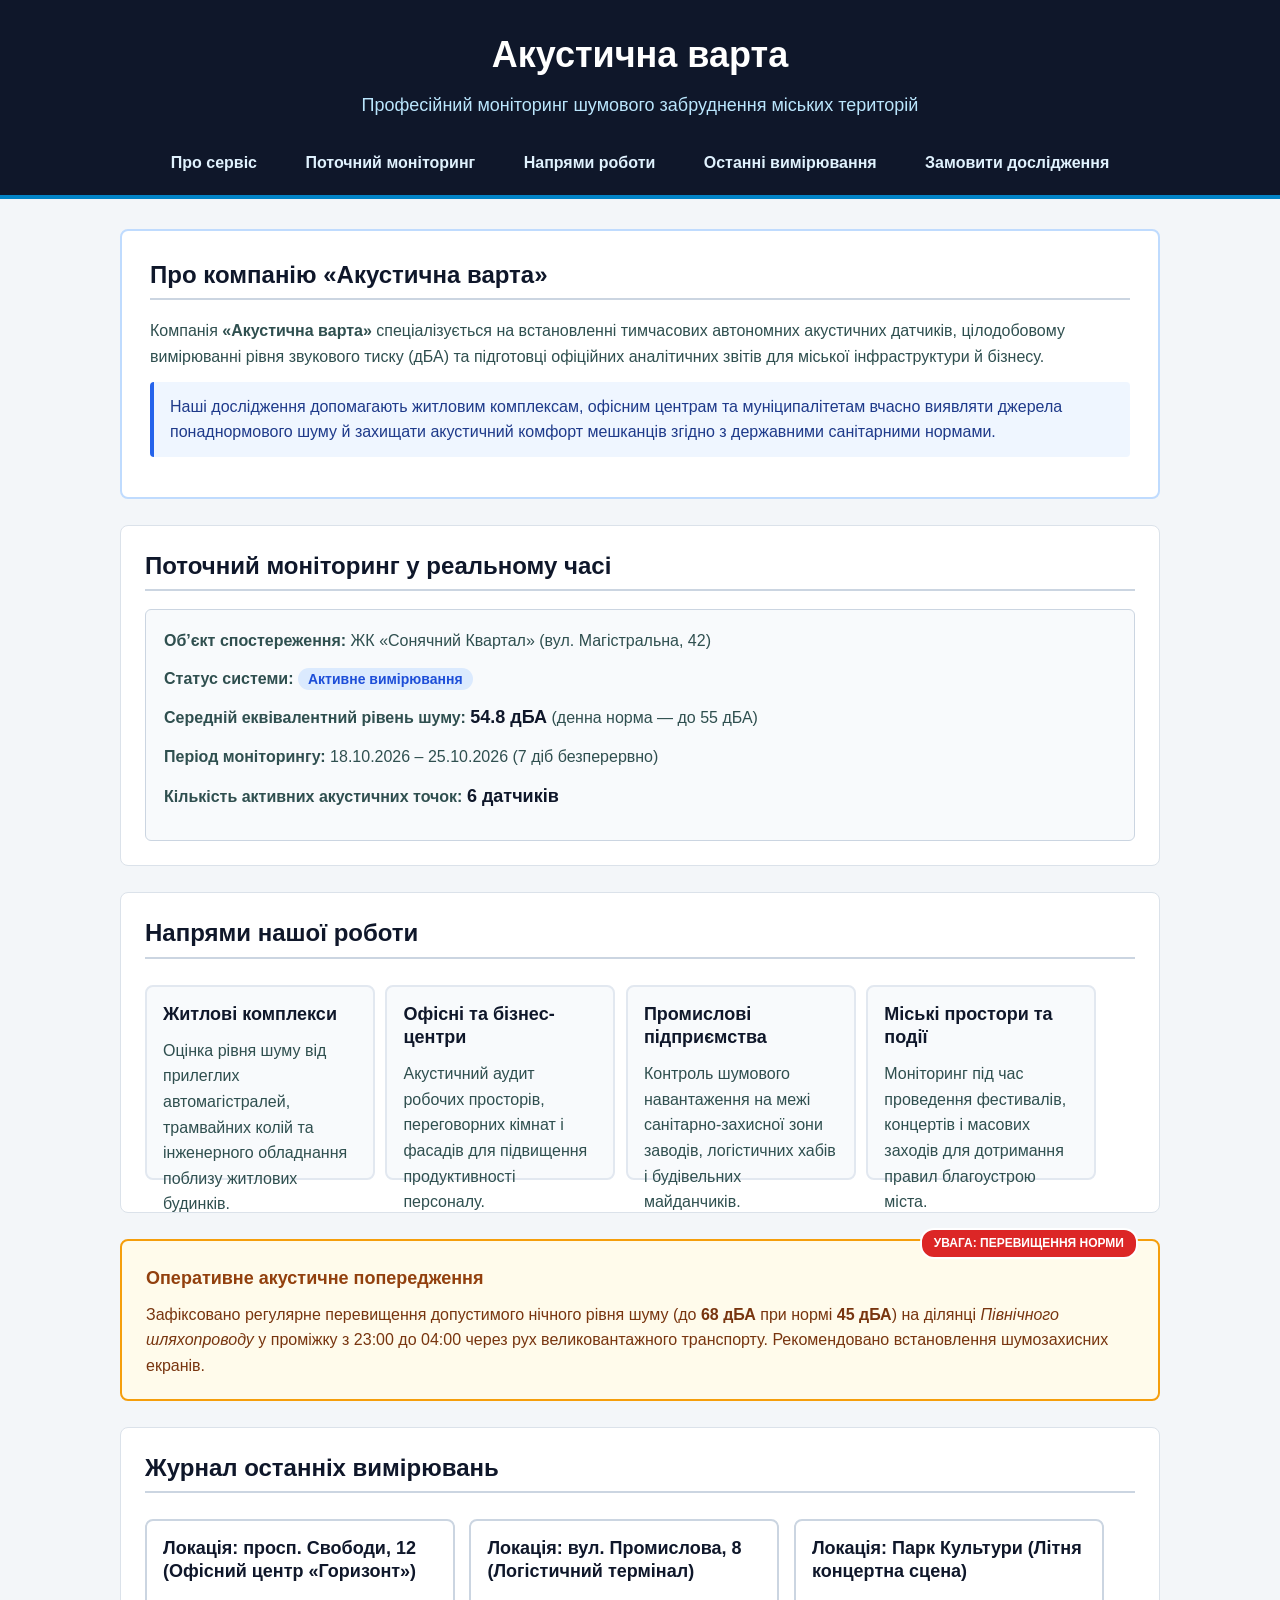
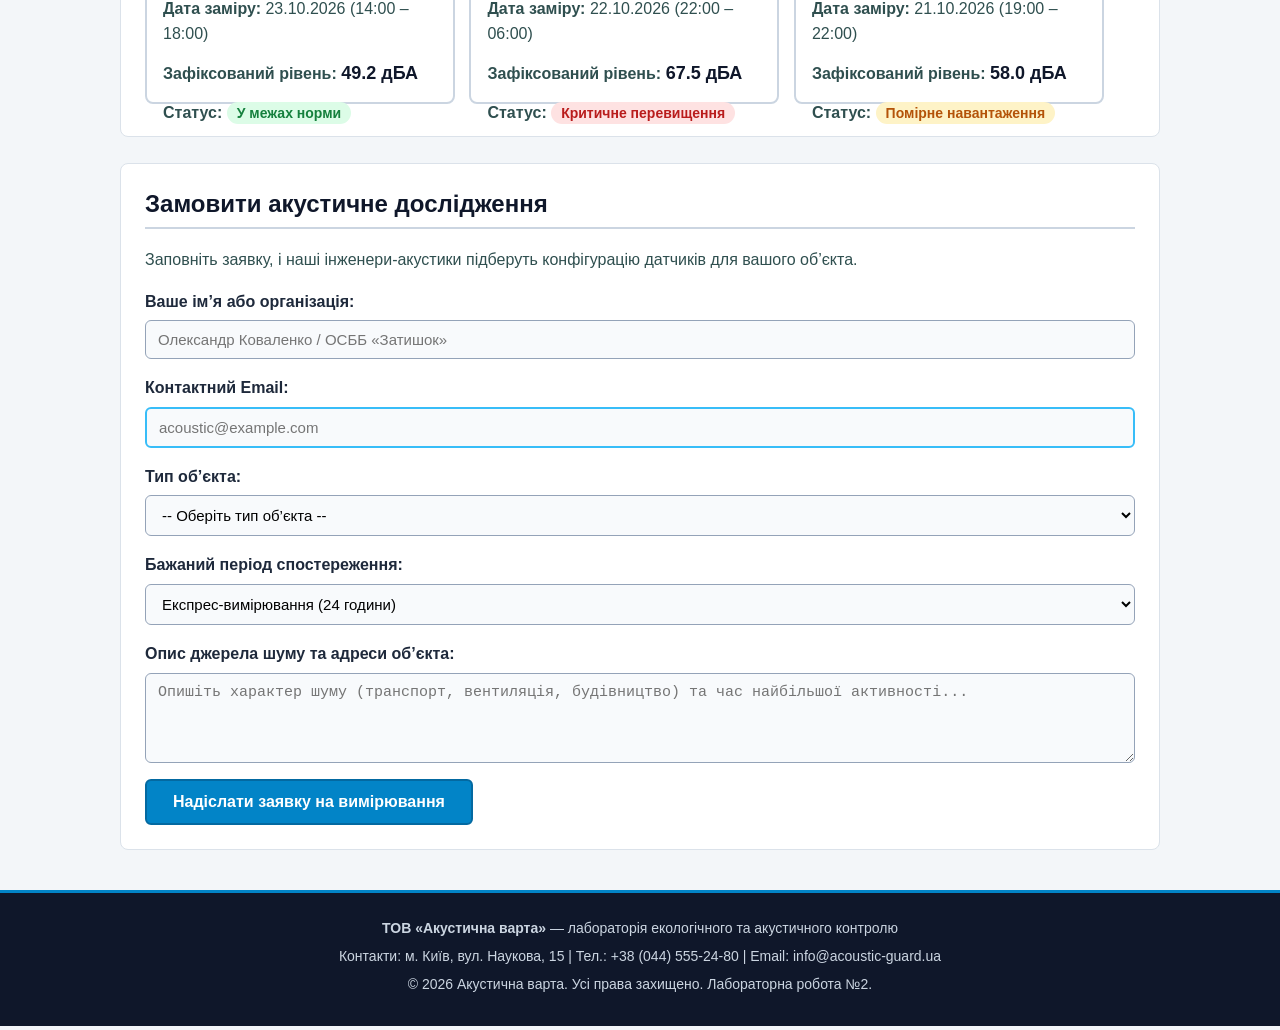
<file: lab2/index.html>
<!DOCTYPE html>
<html lang="uk">
<head>
    <meta charset="UTF-8">
    <meta name="viewport" content="width=device-width, initial-scale=1.0">
    <title>Акустична варта — Моніторинг шумового забруднення міста</title>
    <link rel="stylesheet" href="css/style.css">
</head>
<body>
    <header class="site-header">
        <div class="header-content">
            <h1>Акустична варта</h1>
            <p class="slogan">Професійний моніторинг шумового забруднення міських територій</p>
        </div>
        <nav class="main-nav">
            <ul>
                <li><a href="#company-description">Про сервіс</a></li>
                <li><a href="#monitoring">Поточний моніторинг</a></li>
                <li><a href="#services">Напрями роботи</a></li>
                <li><a href="#measurements">Останні вимірювання</a></li>
                <li><a href="#order">Замовити дослідження</a></li>
            </ul>
        </nav>
    </header>
    <main class="container">
        <section id="company-description" class="section-block">
            <h2>Про компанію «Акустична варта»</h2>
            <p>
                Компанія <strong>«Акустична варта»</strong> спеціалізується на встановленні тимчасових автономних акустичних датчиків, цілодобовому вимірюванні рівня звукового тиску (дБА) та підготовці офіційних аналітичних звітів для міської інфраструктури й бізнесу.
            </p>
            <p id="priority-text" class="intro-text">
                Наші дослідження допомагають житловим комплексам, офісним центрам та муніципалітетам вчасно виявляти джерела понаднормового шуму й захищати акустичний комфорт мешканців згідно з державними санітарними нормами.
            </p>
        </section>
        <section id="monitoring" class="section-block">
            <h2>Поточний моніторинг у реальному часі</h2>
            <div class="monitoring-panel">
                <p><strong>Об’єкт спостереження:</strong> ЖК «Сонячний Квартал» (вул. Магістральна, 42)</p>
                <p><strong>Статус системи:</strong> <span class="status-inline status-active">Активне вимірювання</span></p>
                <p><strong>Середній еквівалентний рівень шуму:</strong> <span class="metric-value">54.8 дБА</span> (денна норма — до 55 дБА)</p>
                <p><strong>Період моніторингу:</strong> 18.10.2026 – 25.10.2026 (7 діб безперервно)</p>
                <p><strong>Кількість активних акустичних точок:</strong> <span class="metric-value">6 датчиків</span></p>
            </div>
        </section>
        <section id="services" class="section-block">
            <h2>Напрями нашої роботи</h2>

            <article class="service-card">
                <h3>Житлові комплекси</h3>
                <p>Оцінка рівня шуму від прилеглих автомагістралей, трамвайних колій та інженерного обладнання поблизу житлових будинків.</p>
            </article>

            <article class="service-card">
                <h3>Офісні та бізнес-центри</h3>
                <p>Акустичний аудит робочих просторів, переговорних кімнат і фасадів для підвищення продуктивності персоналу.</p>
            </article>

            <article class="service-card">
                <h3>Промислові підприємства</h3>
                <p>Контроль шумового навантаження на межі санітарно-захисної зони заводів, логістичних хабів і будівельних майданчиків.</p>
            </article>

            <article class="service-card">
                <h3>Міські простори та події</h3>
                <p>Моніторинг під час проведення фестивалів, концертів і масових заходів для дотримання правил благоустрою міста.</p>
            </article>
        </section>
        <aside class="warning-box">
            <span class="warning-badge">УВАГА: ПЕРЕВИЩЕННЯ НОРМИ</span>
            <h3>Оперативне акустичне попередження</h3>
            <p>
                Зафіксовано регулярне перевищення допустимого нічного рівня шуму (до <strong>68 дБА</strong> при нормі <strong>45 дБА</strong>) на ділянці <em>Північного шляхопроводу</em> у проміжку з 23:00 до 04:00 через рух великовантажного транспорту. Рекомендовано встановлення шумозахисних екранів.
            </p>
        </aside>
        <section id="measurements" class="section-block">
            <h2>Журнал останніх вимірювань</h2>

            <div class="measurement-card">
                <h3>Локація: просп. Свободи, 12 (Офісний центр «Горизонт»)</h3>
                <p><strong>Дата заміру:</strong> 23.10.2026 (14:00 – 18:00)</p>
                <p><strong>Зафіксований рівень:</strong> <span class="metric-value">49.2 дБА</span></p>
                <p><strong>Статус:</strong> <span class="status-inline status-ok">У межах норми</span></p>
            </div>

            <div class="measurement-card">
                <h3>Локація: вул. Промислова, 8 (Логістичний термінал)</h3>
                <p><strong>Дата заміру:</strong> 22.10.2026 (22:00 – 06:00)</p>
                <p><strong>Зафіксований рівень:</strong> <span class="metric-value">67.5 дБА</span></p>
                <p><strong>Статус:</strong> <span class="status-inline status-danger">Критичне перевищення</span></p>
            </div>

            <div class="measurement-card">
                <h3>Локація: Парк Культури (Літня концертна сцена)</h3>
                <p><strong>Дата заміру:</strong> 21.10.2026 (19:00 – 22:00)</p>
                <p><strong>Зафіксований рівень:</strong> <span class="metric-value">58.0 дБА</span></p>
                <p><strong>Статус:</strong> <span class="status-inline status-warn">Помірне навантаження</span></p>
            </div>
        </section>
        <section id="order" class="section-block">
            <h2>Замовити акустичне дослідження</h2>
            <p>Заповніть заявку, і наші інженери-акустики підберуть конфігурацію датчиків для вашого об’єкта.</p>

            <form action="#" method="post" class="order-form">
                <div class="form-group">
                    <label for="client-name">Ваше ім’я або організація:</label>
                    <input type="text" id="client-name" name="client_name" placeholder="Олександр Коваленко / ОСББ «Затишок»" required>
                </div>

                <div class="form-group">
                    <label for="client-email">Контактний Email:</label>
                    <input type="email" id="client-email" name="client_email" placeholder="acoustic@example.com" required>
                </div>

                <div class="form-group">
                    <label for="object-type">Тип об’єкта:</label>
                    <select id="object-type" name="object_type" required>
                        <option value="">-- Оберіть тип об’єкта --</option>
                        <option value="residential">Житловий комплекс / прибудинкова територія</option>
                        <option value="office">Офісний або бізнес-центр</option>
                        <option value="industrial">Промислове підприємство / будівництво</option>
                        <option value="public">Міський простір / масовий захід</option>
                    </select>
                </div>

                <div class="form-group">
                    <label for="monitoring-period">Бажаний період спостереження:</label>
                    <select id="monitoring-period" name="monitoring_period" required>
                        <option value="24h">Експрес-вимірювання (24 години)</option>
                        <option value="3days">Стандартний аудит (3 доби)</option>
                        <option value="7days">Повний тижневий цикл (7 діб)</option>
                    </select>
                </div>

                <div class="form-group">
                    <label for="problem-desc">Опис джерела шуму та адреси об’єкта:</label>
                    <textarea id="problem-desc" name="problem_desc" rows="4" placeholder="Опишіть характер шуму (транспорт, вентиляція, будівництво) та час найбільшої активності..." required></textarea>
                </div>

                <button type="submit" class="submit-btn">Надіслати заявку на вимірювання</button>
            </form>
        </section>

    </main>

    <footer class="site-footer">
        <p><strong>ТОВ «Акустична варта»</strong> — лабораторія екологічного та акустичного контролю</p>
        <p>Контакти: м. Київ, вул. Наукова, 15 | Тел.: +38 (044) 555-24-80 | Email: info@acoustic-guard.ua</p>
        <p>&copy; 2026 Акустична варта. Усі права захищено. Лабораторна робота №2.</p>
    </footer>

</body>
</html>
</file>
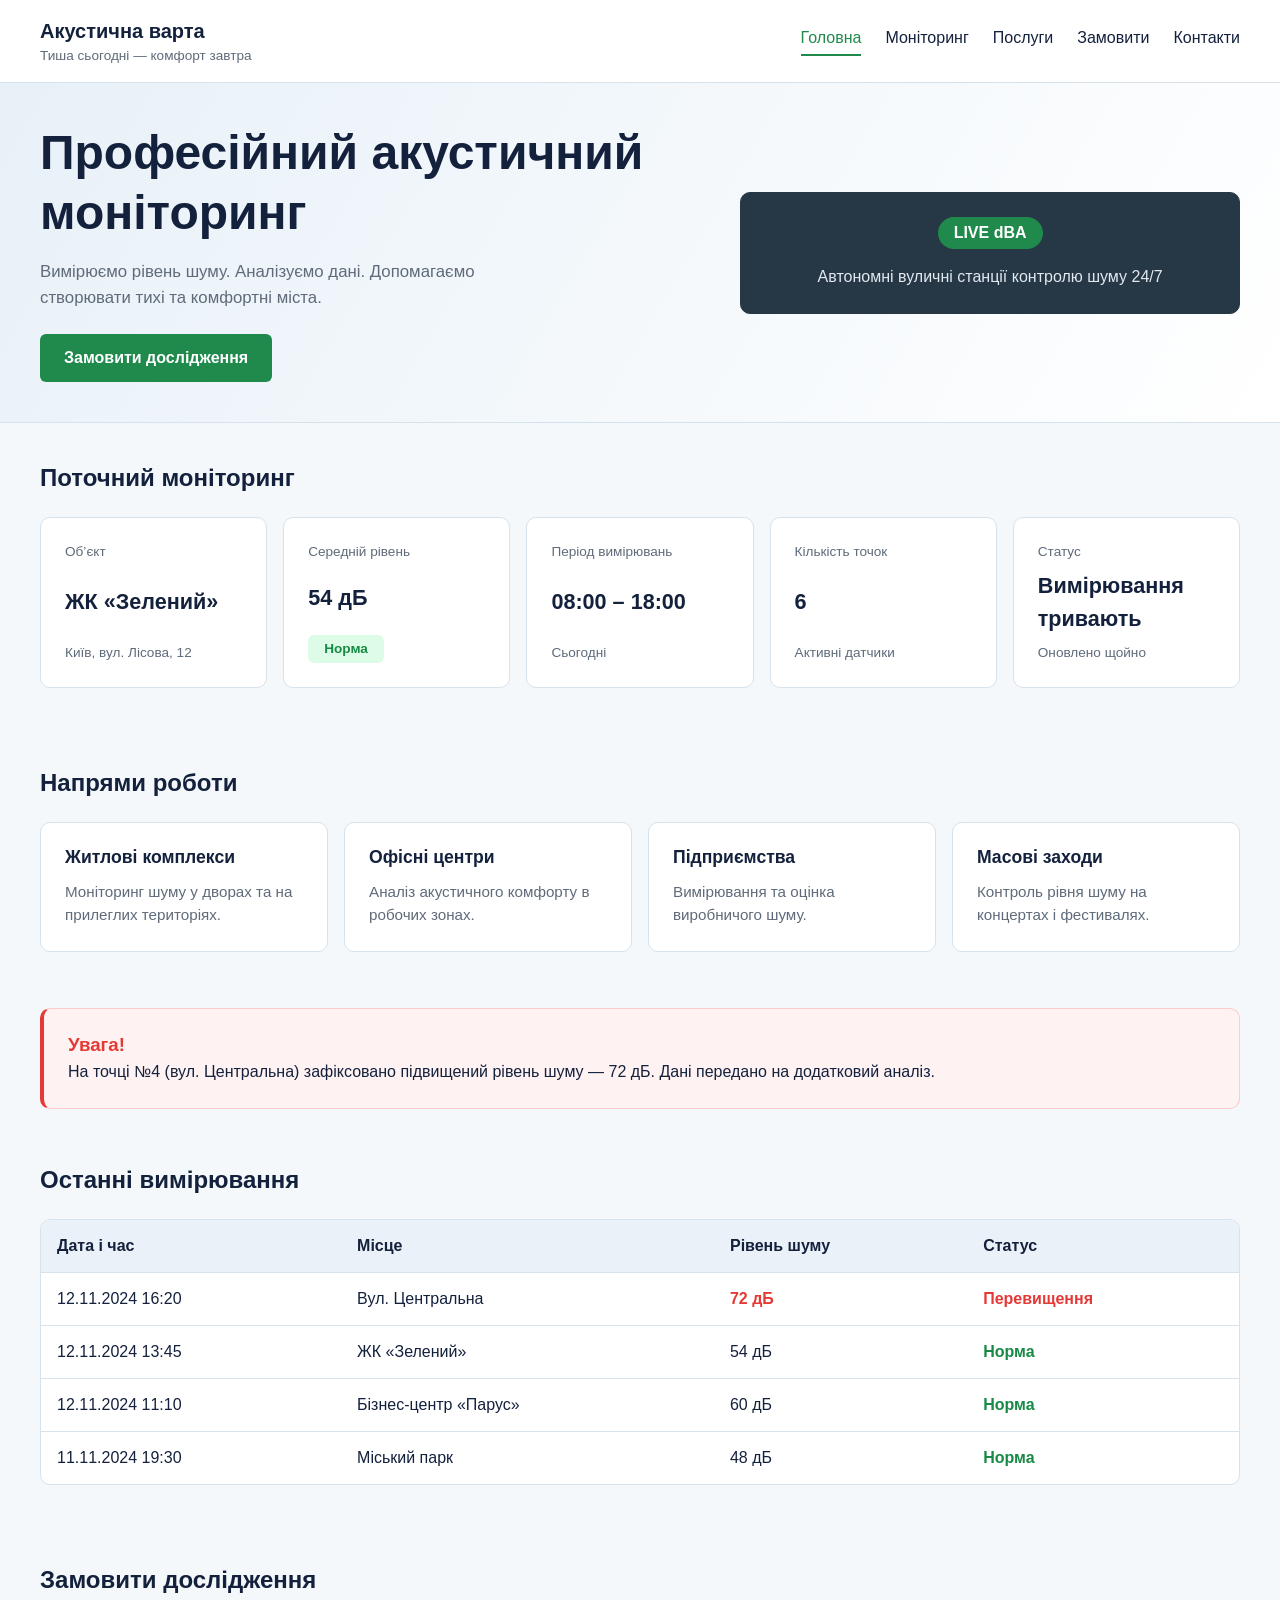
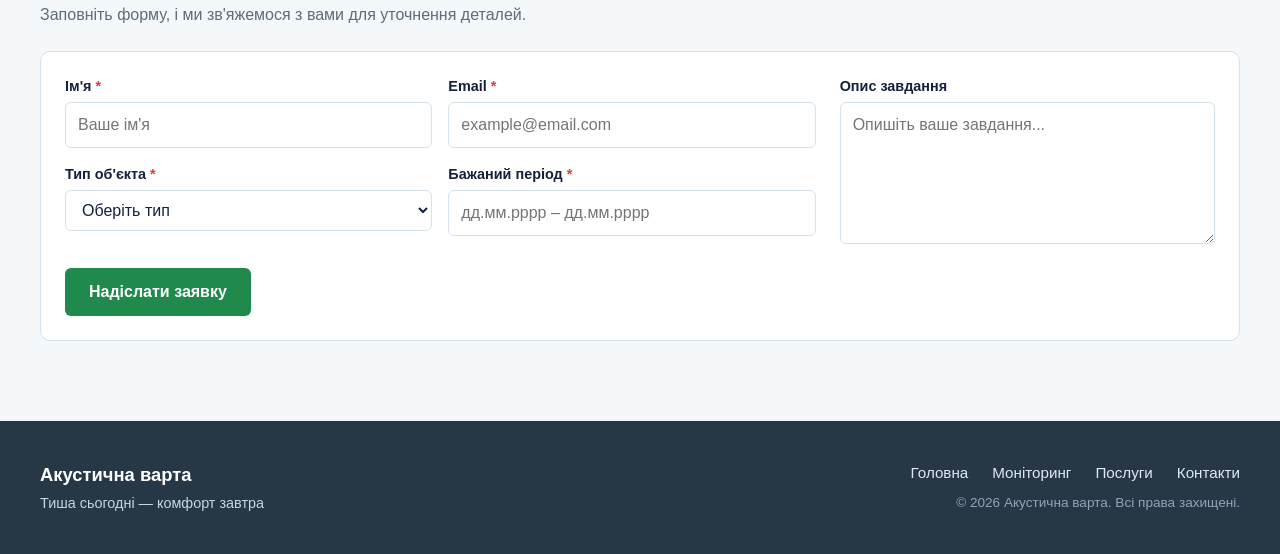
<file: lab3/index.html>
<!DOCTYPE html>
<html lang="uk">
<head>
    <meta charset="UTF-8">
    <meta name="viewport" content="width=device-width, initial-scale=1.0">
    <title>Акустична варта - Професійний акустичний моніторинг</title>
    <link rel="stylesheet" href="css/main.css">
</head>
<body>
    <header class="header">
        <div class="container header__inner">
            <div class="brand">
                <span class="brand__title">Акустична варта</span>
                <span class="brand__subtitle">Тиша сьогодні — комфорт завтра</span>
            </div>
            <nav class="nav">
                <a href="#hero" class="nav__link nav__link--active">Головна</a>
                <a href="#monitoring" class="nav__link">Моніторинг</a>
                <a href="#services" class="nav__link">Послуги</a>
                <a href="#order" class="nav__link">Замовити</a>
                <a href="#contacts" class="nav__link">Контакти</a>
            </nav>
        </div>
    </header>

    <main>
        <section id="hero" class="hero">
            <div class="container hero__inner">
                <div class="hero__content">
                    <h1>Професійний акустичний моніторинг</h1>
                    <p class="hero__text">Вимірюємо рівень шуму. Аналізуємо дані. Допомагаємо створювати тихі та комфортні міста.</p>
                    <a href="#order" class="btn btn--primary">Замовити дослідження</a>
                </div>
                <div class="hero__media">
                    <div class="hero__sensor-card">
                        <span class="hero__sensor-badge">LIVE dBA</span>
                        <p class="hero__sensor-info">Автономні вуличні станції контролю шуму 24/7</p>
                    </div>
                </div>
            </div>
        </section>

        <section id="monitoring" class="section">
            <div class="container">
                <h2>Поточний моніторинг</h2>
                <div class="monitoring-grid">
                    <article class="metric-card">
                        <span class="metric-card__label">Об’єкт</span>
                        <strong class="metric-card__value">ЖК «Зелений»</strong>
                        <span class="metric-card__meta">Київ, вул. Лісова, 12</span>
                    </article>

                    <article class="metric-card">
                        <span class="metric-card__label">Середній рівень</span>
                        <strong class="metric-card__value">54 дБ</strong>
                        <span class="badge badge--success">Норма</span>
                    </article>

                    <article class="metric-card">
                        <span class="metric-card__label">Період вимірювань</span>
                        <strong class="metric-card__value">08:00 – 18:00</strong>
                        <span class="metric-card__meta">Сьогодні</span>
                    </article>

                    <article class="metric-card">
                        <span class="metric-card__label">Кількість точок</span>
                        <strong class="metric-card__value">6</strong>
                        <span class="metric-card__meta">Активні датчики</span>
                    </article>

                    <article class="metric-card">
                        <span class="metric-card__label">Статус</span>
                        <strong class="metric-card__value">Вимірювання тривають</strong>
                        <span class="metric-card__meta">Оновлено щойно</span>
                    </article>
                </div>
            </div>
        </section>

        <section id="services" class="section">
            <div class="container">
                <h2>Напрями роботи</h2>
                <div class="services-grid">
                    <article class="service-card">
                        <h3>Житлові комплекси</h3>
                        <p>Моніторинг шуму у дворах та на прилеглих територіях.</p>
                    </article>

                    <article class="service-card">
                        <h3>Офісні центри</h3>
                        <p>Аналіз акустичного комфорту в робочих зонах.</p>
                    </article>

                    <article class="service-card">
                        <h3>Підприємства</h3>
                        <p>Вимірювання та оцінка виробничого шуму.</p>
                    </article>

                    <article class="service-card">
                        <h3>Масові заходи</h3>
                        <p>Контроль рівня шуму на концертах і фестивалях.</p>
                    </article>
                </div>
            </div>
        </section>

        <section class="section section--compact">
            <div class="container">
                <aside class="warning">
                    <h3>Увага!</h3>
                    <p>На точці №4 (вул. Центральна) зафіксовано підвищений рівень шуму — 72 дБ. Дані передано на додатковий аналіз.</p>
                </aside>
            </div>
        </section>

        <section id="measurements" class="section">
            <div class="container">
                <h2>Останні вимірювання</h2>
                <div class="table-wrapper">
                    <table class="data-table">
                        <thead>
                            <tr>
                                <th>Дата і час</th>
                                <th>Місце</th>
                                <th>Рівень шуму</th>
                                <th>Статус</th>
                            </tr>
                        </thead>
                        <tbody>
                            <tr>
                                <td>12.11.2024 16:20</td>
                                <td>Вул. Центральна</td>
                                <td class="text-danger">72 дБ</td>
                                <td class="text-danger">Перевищення</td>
                            </tr>
                            <tr>
                                <td>12.11.2024 13:45</td>
                                <td>ЖК «Зелений»</td>
                                <td>54 дБ</td>
                                <td class="text-success">Норма</td>
                            </tr>
                            <tr>
                                <td>12.11.2024 11:10</td>
                                <td>Бізнес-центр «Парус»</td>
                                <td>60 дБ</td>
                                <td class="text-success">Норма</td>
                            </tr>
                            <tr>
                                <td>11.11.2024 19:30</td>
                                <td>Міський парк</td>
                                <td>48 дБ</td>
                                <td class="text-success">Норма</td>
                            </tr>
                        </tbody>
                    </table>
                </div>
            </div>
        </section>

        <section id="order" class="section">
            <div class="container">
                <h2>Замовити дослідження</h2>
                <p class="section__lead">Заповніть форму, і ми зв'яжемося з вами для уточнення деталей.</p>
                <form action="#" method="post" class="form">
                    <div class="form__fields">
                        <div class="form__group">
                            <label for="client-name">Ім'я <span class="text-danger">*</span></label>
                            <input type="text" id="client-name" name="client_name" placeholder="Ваше ім'я" required>
                        </div>

                        <div class="form__group">
                            <label for="client-email">Email <span class="text-danger">*</span></label>
                            <input type="email" id="client-email" name="client_email" placeholder="example@email.com" required>
                        </div>

                        <div class="form__group">
                            <label for="object-type">Тип об'єкта <span class="text-danger">*</span></label>
                            <select id="object-type" name="object_type" required>
                                <option value="">Оберіть тип</option>
                                <option value="residential">Житловий комплекс</option>
                                <option value="office">Офісний центр</option>
                                <option value="industrial">Підприємство</option>
                                <option value="event">Масовий захід</option>
                            </select>
                        </div>

                        <div class="form__group">
                            <label for="period">Бажаний період <span class="text-danger">*</span></label>
                            <input type="text" id="period" name="period" placeholder="дд.мм.рррр – дд.мм.рррр" required>
                        </div>
                    </div>

                    <div class="form__group form__description">
                        <label for="task-desc">Опис завдання</label>
                        <textarea id="task-desc" name="task_desc" rows="5" placeholder="Опишіть ваше завдання..."></textarea>
                    </div>

                    <div class="form__actions">
                        <button type="submit" class="btn btn--primary">Надіслати заявку</button>
                    </div>
                </form>
            </div>
        </section>
    </main>

    <footer id="contacts" class="footer">
        <div class="container footer__inner">
            <div class="footer__brand">
                <strong class="footer__title">Акустична варта</strong>
                <span class="footer__subtitle">Тиша сьогодні — комфорт завтра</span>
            </div>
            <div class="footer__right">
                <nav class="footer__nav">
                    <a href="#hero">Головна</a>
                    <a href="#monitoring">Моніторинг</a>
                    <a href="#services">Послуги</a>
                    <a href="#contacts">Контакти</a>
                </nav>
                <p class="footer__copy">&copy; 2026 Акустична варта. Всі права захищені.</p>
            </div>
        </div>
    </footer>
</body>
</html>
</file>
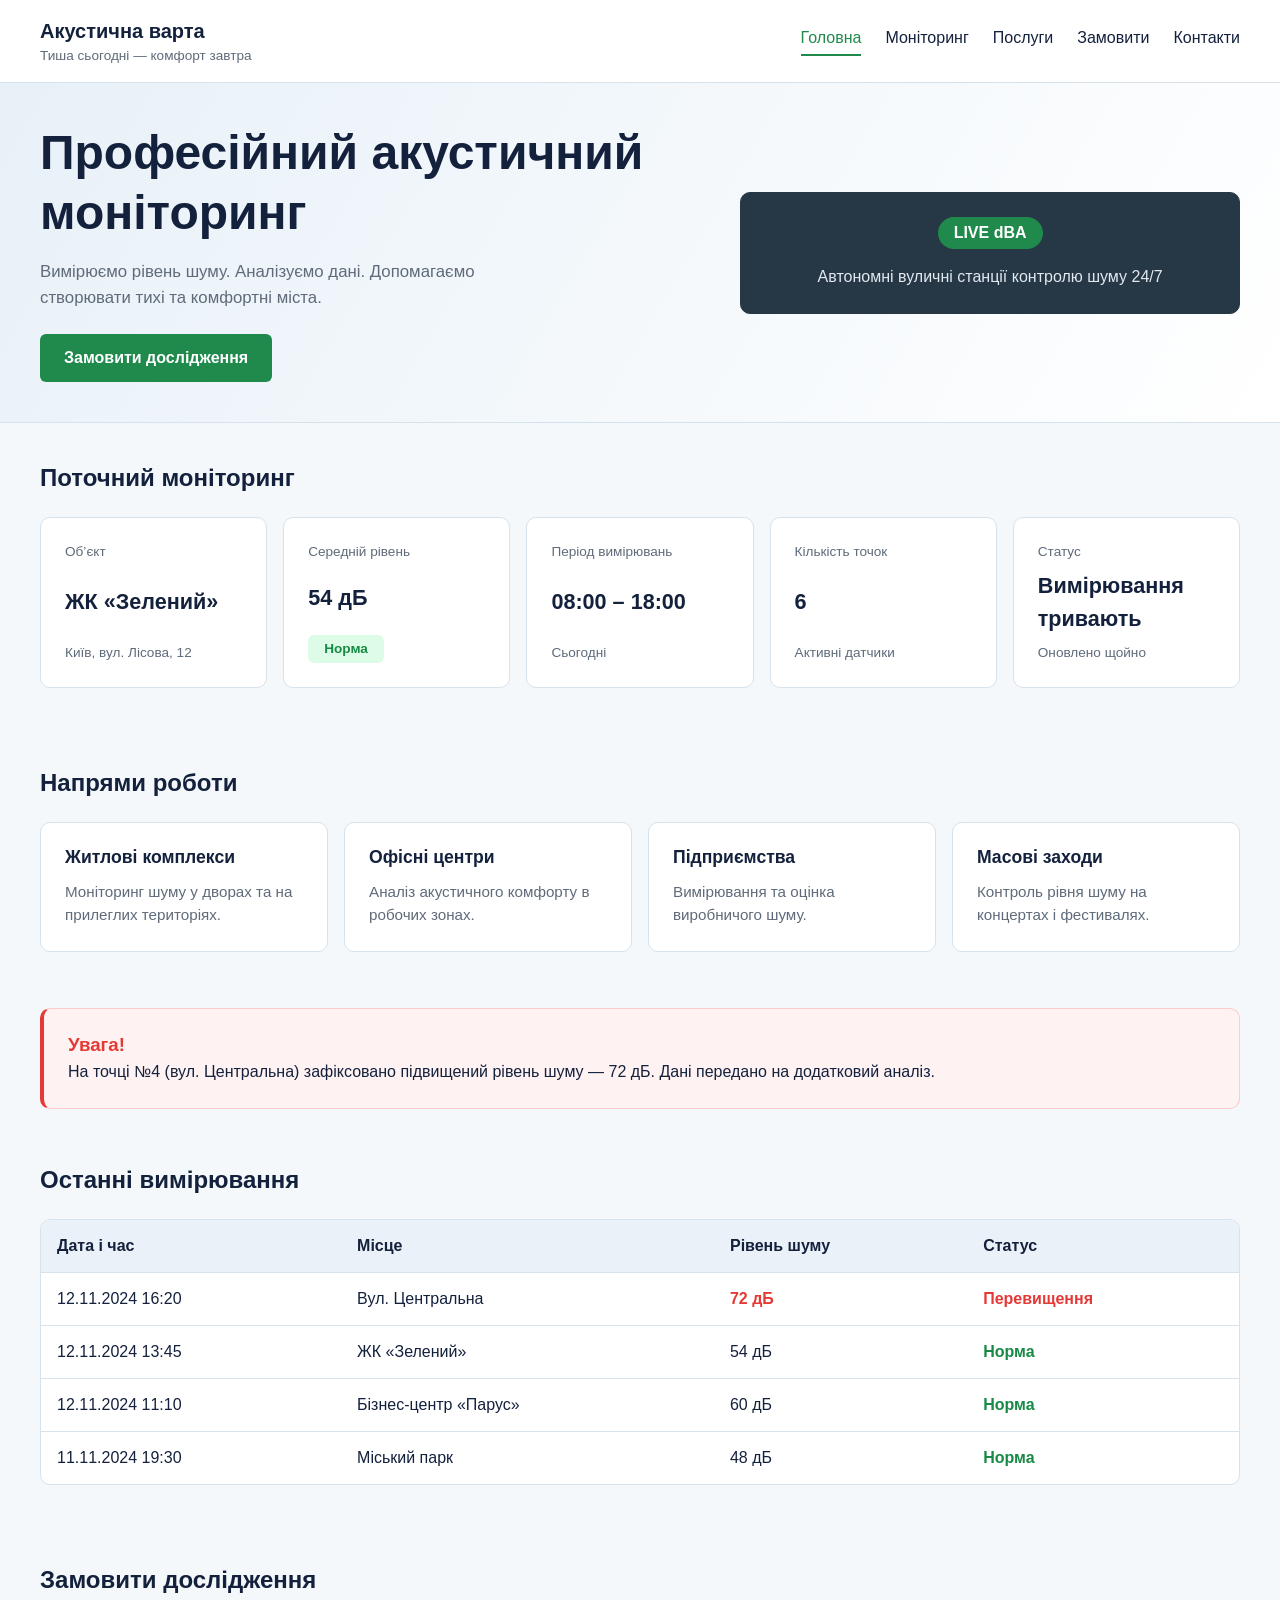
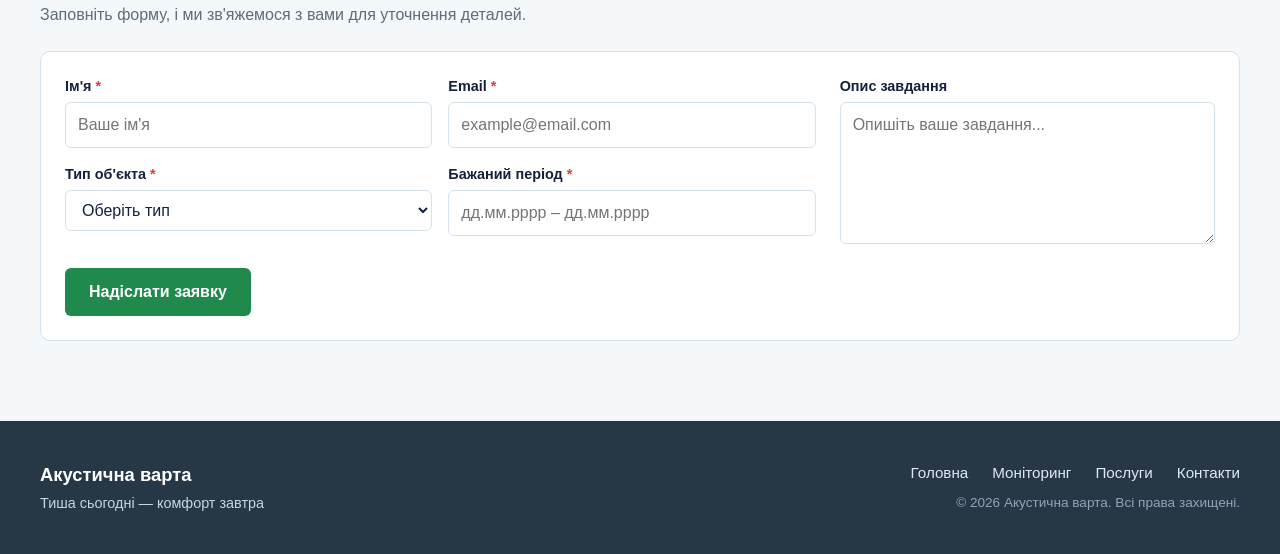
<file: lab4/index.html>
<!DOCTYPE html>
<html lang="uk">
<head>
    <meta charset="UTF-8">
    <meta name="viewport" content="width=device-width, initial-scale=1.0">
    <title>Акустична варта - Професійний акустичний моніторинг</title>
    <link rel="stylesheet" href="css/main.css">
    <script src="./js/monitoring.js" defer></script>
</head>
<body>
    <header class="header">
        <div class="container header__inner">
            <div class="brand">
                <span class="brand__title">Акустична варта</span>
                <span class="brand__subtitle">Тиша сьогодні — комфорт завтра</span>
            </div>
            <nav class="nav">
                <a href="#hero" class="nav__link nav__link--active">Головна</a>
                <a href="#monitoring" class="nav__link">Моніторинг</a>
                <a href="#services" class="nav__link">Послуги</a>
                <a href="#order" class="nav__link">Замовити</a>
                <a href="#contacts" class="nav__link">Контакти</a>
            </nav>
        </div>
    </header>

    <main>
        <section id="hero" class="hero">
            <div class="container hero__inner">
                <div class="hero__content">
                    <h1>Професійний акустичний моніторинг</h1>
                    <p class="hero__text">Вимірюємо рівень шуму. Аналізуємо дані. Допомагаємо створювати тихі та комфортні міста.</p>
                    <a href="#order" class="btn btn--primary">Замовити дослідження</a>
                </div>
                <div class="hero__media">
                    <div class="hero__sensor-card">
                        <span class="hero__sensor-badge">LIVE dBA</span>
                        <p class="hero__sensor-info">Автономні вуличні станції контролю шуму 24/7</p>
                    </div>
                </div>
            </div>
        </section>

        <section id="monitoring" class="section">
            <div class="container">
                <h2>Поточний моніторинг</h2>
                <div class="monitoring-grid">
                    <article class="metric-card">
                        <span class="metric-card__label">Об’єкт</span>
                        <strong class="metric-card__value">ЖК «Зелений»</strong>
                        <span class="metric-card__meta">Київ, вул. Лісова, 12</span>
                    </article>

                    <article class="metric-card">
                        <span class="metric-card__label">Середній рівень</span>
                        <strong class="metric-card__value">54 дБ</strong>
                        <span class="badge badge--success">Норма</span>
                    </article>

                    <article class="metric-card">
                        <span class="metric-card__label">Період вимірювань</span>
                        <strong class="metric-card__value">08:00 – 18:00</strong>
                        <span class="metric-card__meta">Сьогодні</span>
                    </article>

                    <article class="metric-card">
                        <span class="metric-card__label">Кількість точок</span>
                        <strong class="metric-card__value">6</strong>
                        <span class="metric-card__meta">Активні датчики</span>
                    </article>

                    <article class="metric-card">
                        <span class="metric-card__label">Статус</span>
                        <strong class="metric-card__value">Вимірювання тривають</strong>
                        <span class="metric-card__meta">Оновлено щойно</span>
                    </article>
                </div>
            </div>
        </section>

        <section id="services" class="section">
            <div class="container">
                <h2>Напрями роботи</h2>
                <div class="services-grid">
                    <article class="service-card">
                        <h3>Житлові комплекси</h3>
                        <p>Моніторинг шуму у дворах та на прилеглих територіях.</p>
                    </article>

                    <article class="service-card">
                        <h3>Офісні центри</h3>
                        <p>Аналіз акустичного комфорту в робочих зонах.</p>
                    </article>

                    <article class="service-card">
                        <h3>Підприємства</h3>
                        <p>Вимірювання та оцінка виробничого шуму.</p>
                    </article>

                    <article class="service-card">
                        <h3>Масові заходи</h3>
                        <p>Контроль рівня шуму на концертах і фестивалях.</p>
                    </article>
                </div>
            </div>
        </section>

        <section class="section section--compact">
            <div class="container">
                <aside class="warning">
                    <h3>Увага!</h3>
                    <p>На точці №4 (вул. Центральна) зафіксовано підвищений рівень шуму — 72 дБ. Дані передано на додатковий аналіз.</p>
                </aside>
            </div>
        </section>

        <section id="measurements" class="section">
            <div class="container">
                <h2>Останні вимірювання</h2>
                <div class="table-wrapper">
                    <table class="data-table">
                        <thead>
                            <tr>
                                <th>Дата і час</th>
                                <th>Місце</th>
                                <th>Рівень шуму</th>
                                <th>Статус</th>
                            </tr>
                        </thead>
                        <tbody>
                            <tr>
                                <td>12.11.2024 16:20</td>
                                <td>Вул. Центральна</td>
                                <td class="text-danger">72 дБ</td>
                                <td class="text-danger">Перевищення</td>
                            </tr>
                            <tr>
                                <td>12.11.2024 13:45</td>
                                <td>ЖК «Зелений»</td>
                                <td>54 дБ</td>
                                <td class="text-success">Норма</td>
                            </tr>
                            <tr>
                                <td>12.11.2024 11:10</td>
                                <td>Бізнес-центр «Парус»</td>
                                <td>60 дБ</td>
                                <td class="text-success">Норма</td>
                            </tr>
                            <tr>
                                <td>11.11.2024 19:30</td>
                                <td>Міський парк</td>
                                <td>48 дБ</td>
                                <td class="text-success">Норма</td>
                            </tr>
                        </tbody>
                    </table>
                </div>
            </div>
        </section>

        <section id="order" class="section">
            <div class="container">
                <h2>Замовити дослідження</h2>
                <p class="section__lead">Заповніть форму, і ми зв'яжемося з вами для уточнення деталей.</p>
                <form action="#" method="post" class="form">
                    <div class="form__fields">
                        <div class="form__group">
                            <label for="client-name">Ім'я <span class="text-danger">*</span></label>
                            <input type="text" id="client-name" name="client_name" placeholder="Ваше ім'я" required>
                        </div>

                        <div class="form__group">
                            <label for="client-email">Email <span class="text-danger">*</span></label>
                            <input type="email" id="client-email" name="client_email" placeholder="example@email.com" required>
                        </div>

                        <div class="form__group">
                            <label for="object-type">Тип об'єкта <span class="text-danger">*</span></label>
                            <select id="object-type" name="object_type" required>
                                <option value="">Оберіть тип</option>
                                <option value="residential">Житловий комплекс</option>
                                <option value="office">Офісний центр</option>
                                <option value="industrial">Підприємство</option>
                                <option value="event">Масовий захід</option>
                            </select>
                        </div>

                        <div class="form__group">
                            <label for="period">Бажаний період <span class="text-danger">*</span></label>
                            <input type="text" id="period" name="period" placeholder="дд.мм.рррр – дд.мм.рррр" required>
                        </div>
                    </div>

                    <div class="form__group form__description">
                        <label for="task-desc">Опис завдання</label>
                        <textarea id="task-desc" name="task_desc" rows="5" placeholder="Опишіть ваше завдання..."></textarea>
                    </div>

                    <div class="form__actions">
                        <button type="submit" class="btn btn--primary">Надіслати заявку</button>
                    </div>
                </form>
            </div>
        </section>
    </main>

    <footer id="contacts" class="footer">
        <div class="container footer__inner">
            <div class="footer__brand">
                <strong class="footer__title">Акустична варта</strong>
                <span class="footer__subtitle">Тиша сьогодні — комфорт завтра</span>
            </div>
            <div class="footer__right">
                <nav class="footer__nav">
                    <a href="#hero">Головна</a>
                    <a href="#monitoring">Моніторинг</a>
                    <a href="#services">Послуги</a>
                    <a href="#contacts">Контакти</a>
                </nav>
                <p class="footer__copy">&copy; 2026 Акустична варта. Всі права захищені.</p>
            </div>
        </div>
    </footer>
</body>
</html>
</file>
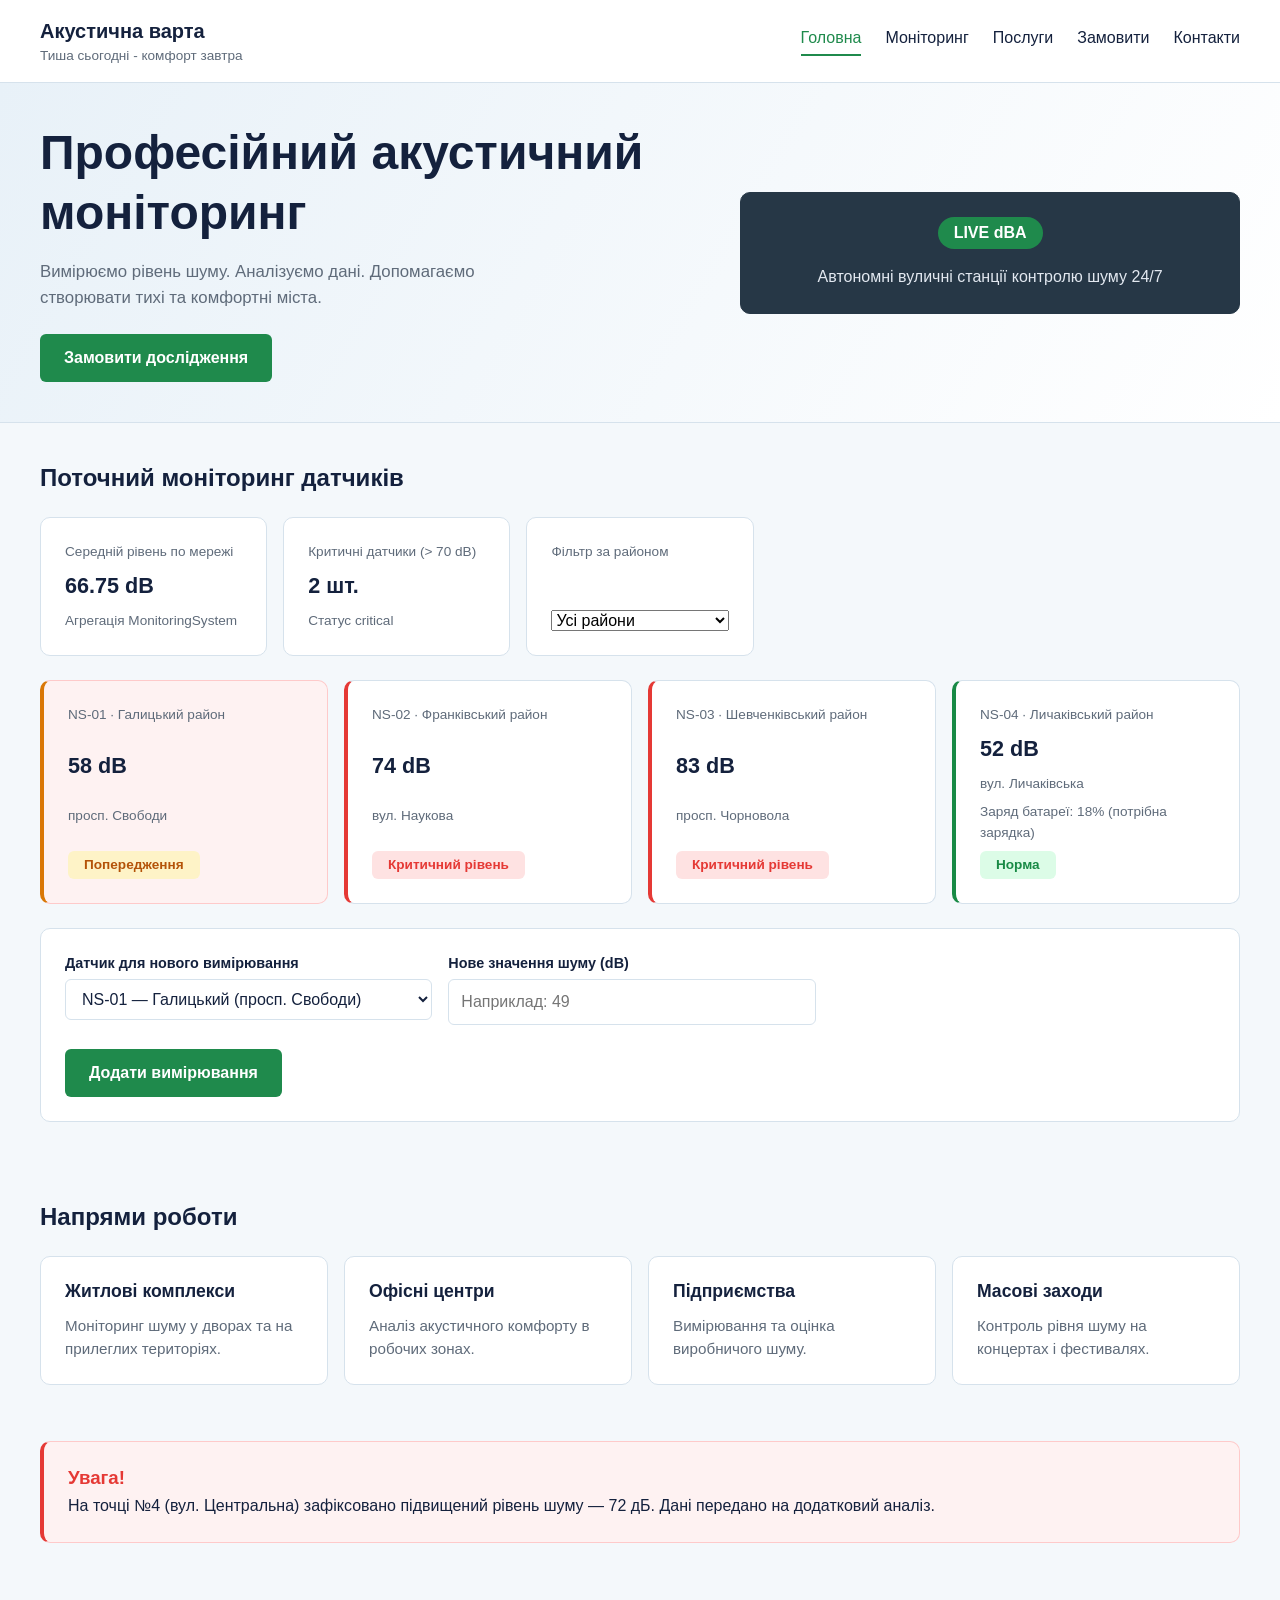
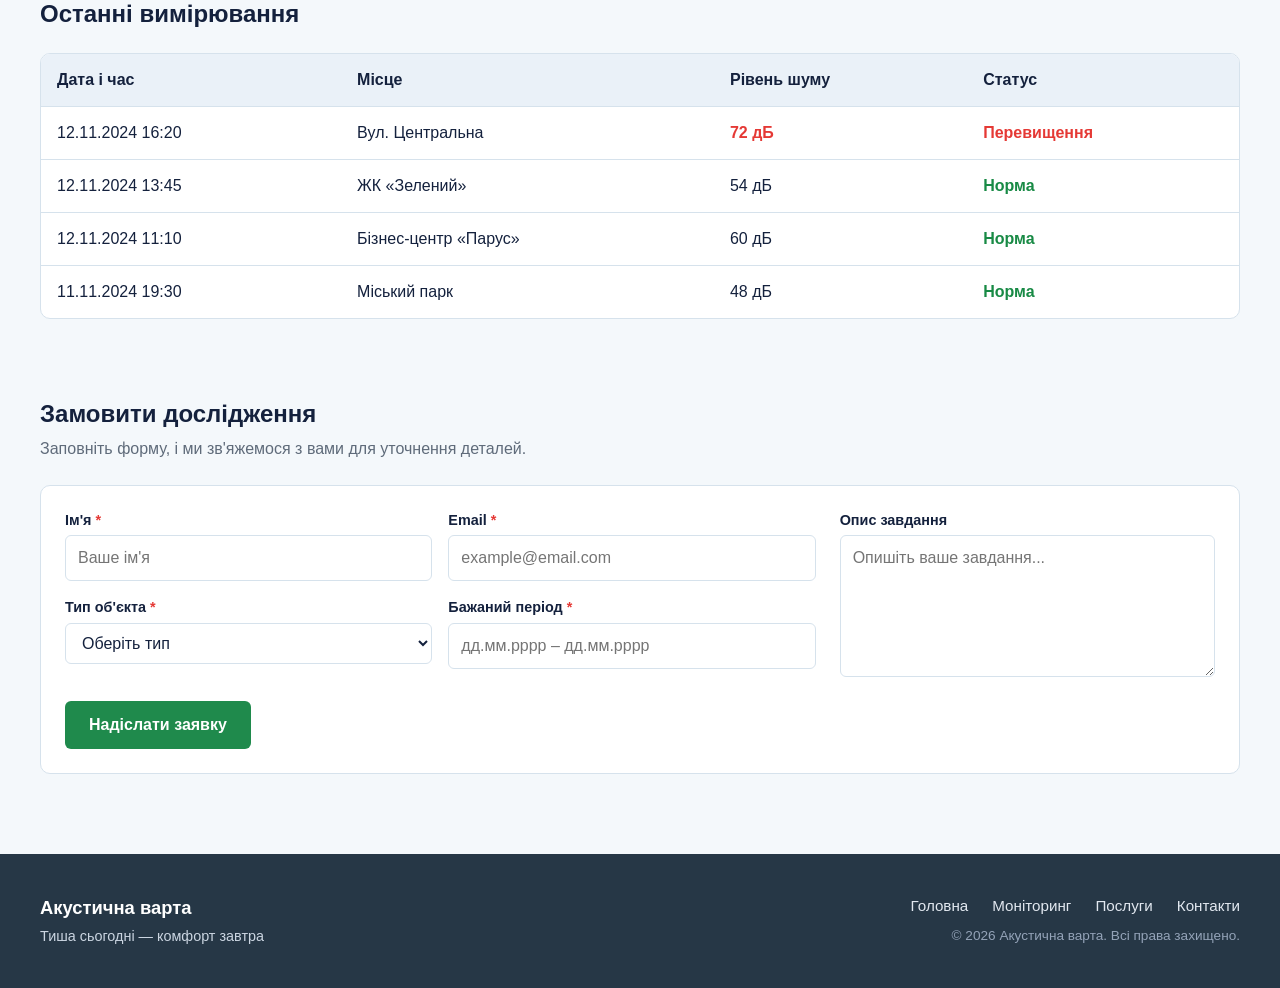
<file: lab5/index.html>
<!DOCTYPE html>
<html lang="uk">
<head>
    <meta charset="UTF-8">
    <meta name="viewport" content="width=device-width, initial-scale=1.0">
    <title>Акустична варта - Професійний акустичний моніторинг</title>
    <link rel="stylesheet" href="css/main.css">
    <script type="module" src="./js/app.js"></script>
</head>
<body>
    <header class="header">
        <div class="container header__inner">
            <div class="brand">
                <span class="brand__title">Акустична варта</span>
                <span class="brand__subtitle">Тиша сьогодні - комфорт завтра</span>
            </div>
            <nav class="nav">
                <a href="#hero" class="nav__link nav__link--active">Головна</a>
                <a href="#monitoring" class="nav__link">Моніторинг</a>
                <a href="#services" class="nav__link">Послуги</a>
                <a href="#order" class="nav__link">Замовити</a>
                <a href="#contacts" class="nav__link">Контакти</a>
            </nav>
        </div>
    </header>

    <main>
        <section id="hero" class="hero">
            <div class="container hero__inner">
                <div class="hero__content">
                    <h1>Професійний акустичний моніторинг</h1>
                    <p class="hero__text">Вимірюємо рівень шуму. Аналізуємо дані. Допомагаємо створювати тихі та комфортні міста.</p>
                    <a href="#order" class="btn btn--primary">Замовити дослідження</a>
                </div>
                <div class="hero__media">
                    <div class="hero__sensor-card">
                        <span class="hero__sensor-badge">LIVE dBA</span>
                        <p class="hero__sensor-info">Автономні вуличні станції контролю шуму 24/7</p>
                    </div>
                </div>
            </div>
        </section>

        <section id="monitoring" class="section">
            <div class="container">
                <h2>Поточний моніторинг датчиків</h2>

                <div class="monitoring-grid" style="margin-bottom: 24px;">
                    <article class="metric-card">
                        <span class="metric-card__label">Середній рівень по мережі</span>
                        <strong id="average-noise-value" class="metric-card__value">—</strong>
                        <span class="metric-card__meta">Агрегація MonitoringSystem</span>
                    </article>

                    <article class="metric-card">
                        <span class="metric-card__label">Критичні датчики (&gt; 70 dB)</span>
                        <strong id="critical-count-value" class="metric-card__value">—</strong>
                        <span class="metric-card__meta">Статус critical</span>
                    </article>

                    <article class="metric-card">
                        <label for="district-filter" class="metric-card__label">Фільтр за районом</label>
                        <select id="district-filter">
                            <option value="all">Усі райони</option>
                            <option value="Галицький">Галицький</option>
                            <option value="Франківський">Франківський</option>
                            <option value="Шевченківський">Шевченківський</option>
                            <option value="Личаківський">Личаківський</option>
                        </select>
                    </article>
                </div>

                <div id="sensors-grid" class="services-grid" style="margin-bottom: 24px;"></div>

                <form id="measurement-form" class="form">
                    <div class="form__fields">
                        <div class="form__group">
                            <label for="sensor-select">Датчик для нового вимірювання</label>
                            <select id="sensor-select" required></select>
                        </div>
                        <div class="form__group">
                            <label for="new-noise-level">Нове значення шуму (dB)</label>
                            <input type="number" id="new-noise-level" min="0" max="200" step="0.1" placeholder="Наприклад: 49" required>
                        </div>
                    </div>
                    <div class="form__actions">
                        <button type="submit" class="btn btn--primary">Додати вимірювання</button>
                    </div>
                </form>
            </div>
        </section>

        <section id="services" class="section">
            <div class="container">
                <h2>Напрями роботи</h2>
                <div class="services-grid">
                    <article class="service-card">
                        <h3>Житлові комплекси</h3>
                        <p>Моніторинг шуму у дворах та на прилеглих територіях.</p>
                    </article>

                    <article class="service-card">
                        <h3>Офісні центри</h3>
                        <p>Аналіз акустичного комфорту в робочих зонах.</p>
                    </article>

                    <article class="service-card">
                        <h3>Підприємства</h3>
                        <p>Вимірювання та оцінка виробничого шуму.</p>
                    </article>

                    <article class="service-card">
                        <h3>Масові заходи</h3>
                        <p>Контроль рівня шуму на концертах і фестивалях.</p>
                    </article>
                </div>
            </div>
        </section>

        <section class="section section--compact">
            <div class="container">
                <aside class="warning">
                    <h3>Увага!</h3>
                    <p>На точці №4 (вул. Центральна) зафіксовано підвищений рівень шуму — 72 дБ. Дані передано на додатковий аналіз.</p>
                </aside>
            </div>
        </section>

        <section id="measurements" class="section">
            <div class="container">
                <h2>Останні вимірювання</h2>
                <div class="table-wrapper">
                    <table class="data-table">
                        <thead>
                            <tr>
                                <th>Дата і час</th>
                                <th>Місце</th>
                                <th>Рівень шуму</th>
                                <th>Статус</th>
                            </tr>
                        </thead>
                        <tbody>
                            <tr>
                                <td>12.11.2024 16:20</td>
                                <td>Вул. Центральна</td>
                                <td class="text-danger">72 дБ</td>
                                <td class="text-danger">Перевищення</td>
                            </tr>
                            <tr>
                                <td>12.11.2024 13:45</td>
                                <td>ЖК «Зелений»</td>
                                <td>54 дБ</td>
                                <td class="text-success">Норма</td>
                            </tr>
                            <tr>
                                <td>12.11.2024 11:10</td>
                                <td>Бізнес-центр «Парус»</td>
                                <td>60 дБ</td>
                                <td class="text-success">Норма</td>
                            </tr>
                            <tr>
                                <td>11.11.2024 19:30</td>
                                <td>Міський парк</td>
                                <td>48 дБ</td>
                                <td class="text-success">Норма</td>
                            </tr>
                        </tbody>
                    </table>
                </div>
            </div>
        </section>

        <section id="order" class="section">
            <div class="container">
                <h2>Замовити дослідження</h2>
                <p class="section__lead">Заповніть форму, і ми зв'яжемося з вами для уточнення деталей.</p>
                <form action="#" method="post" class="form">
                    <div class="form__fields">
                        <div class="form__group">
                            <label for="client-name">Ім'я <span class="text-danger">*</span></label>
                            <input type="text" id="client-name" name="client_name" placeholder="Ваше ім'я" required>
                        </div>

                        <div class="form__group">
                            <label for="client-email">Email <span class="text-danger">*</span></label>
                            <input type="email" id="client-email" name="client_email" placeholder="example@email.com" required>
                        </div>

                        <div class="form__group">
                            <label for="object-type">Тип об'єкта <span class="text-danger">*</span></label>
                            <select id="object-type" name="object_type" required>
                                <option value="">Оберіть тип</option>
                                <option value="residential">Житловий комплекс</option>
                                <option value="office">Офісний центр</option>
                                <option value="industrial">Підприємство</option>
                                <option value="event">Масовий захід</option>
                            </select>
                        </div>

                        <div class="form__group">
                            <label for="period">Бажаний період <span class="text-danger">*</span></label>
                            <input type="text" id="period" name="period" placeholder="дд.мм.рррр – дд.мм.рррр" required>
                        </div>
                    </div>

                    <div class="form__group form__description">
                        <label for="task-desc">Опис завдання</label>
                        <textarea id="task-desc" name="task_desc" rows="5" placeholder="Опишіть ваше завдання..."></textarea>
                    </div>

                    <div class="form__actions">
                        <button type="submit" class="btn btn--primary">Надіслати заявку</button>
                    </div>
                </form>
            </div>
        </section>
    </main>

    <footer id="contacts" class="footer">
        <div class="container footer__inner">
            <div class="footer__brand">
                <strong class="footer__title">Акустична варта</strong>
                <span class="footer__subtitle">Тиша сьогодні — комфорт завтра</span>
            </div>
            <div class="footer__right">
                <nav class="footer__nav">
                    <a href="#hero">Головна</a>
                    <a href="#monitoring">Моніторинг</a>
                    <a href="#services">Послуги</a>
                    <a href="#contacts">Контакти</a>
                </nav>
                <p class="footer__copy">&copy; 2026 Акустична варта. Всі права захищено.</p>
            </div>
        </div>
    </footer>
</body>
</html>
</file>
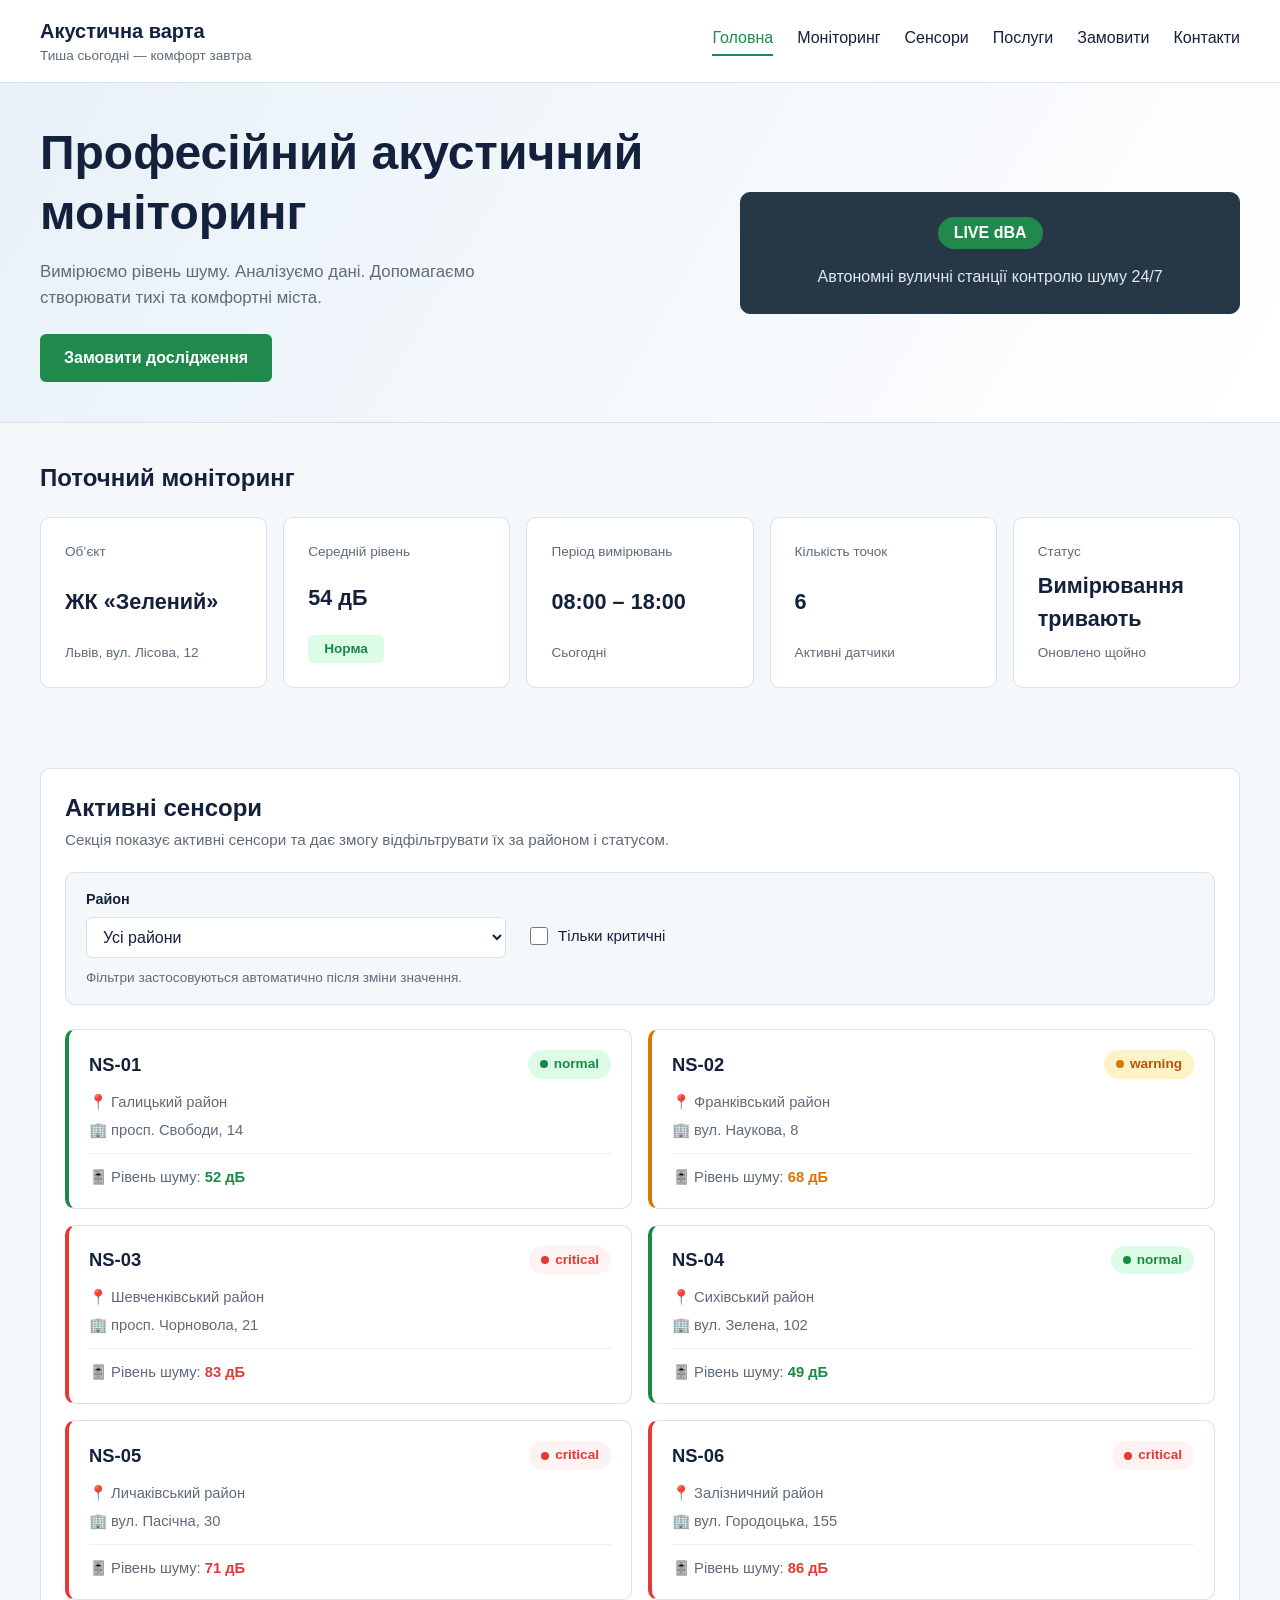
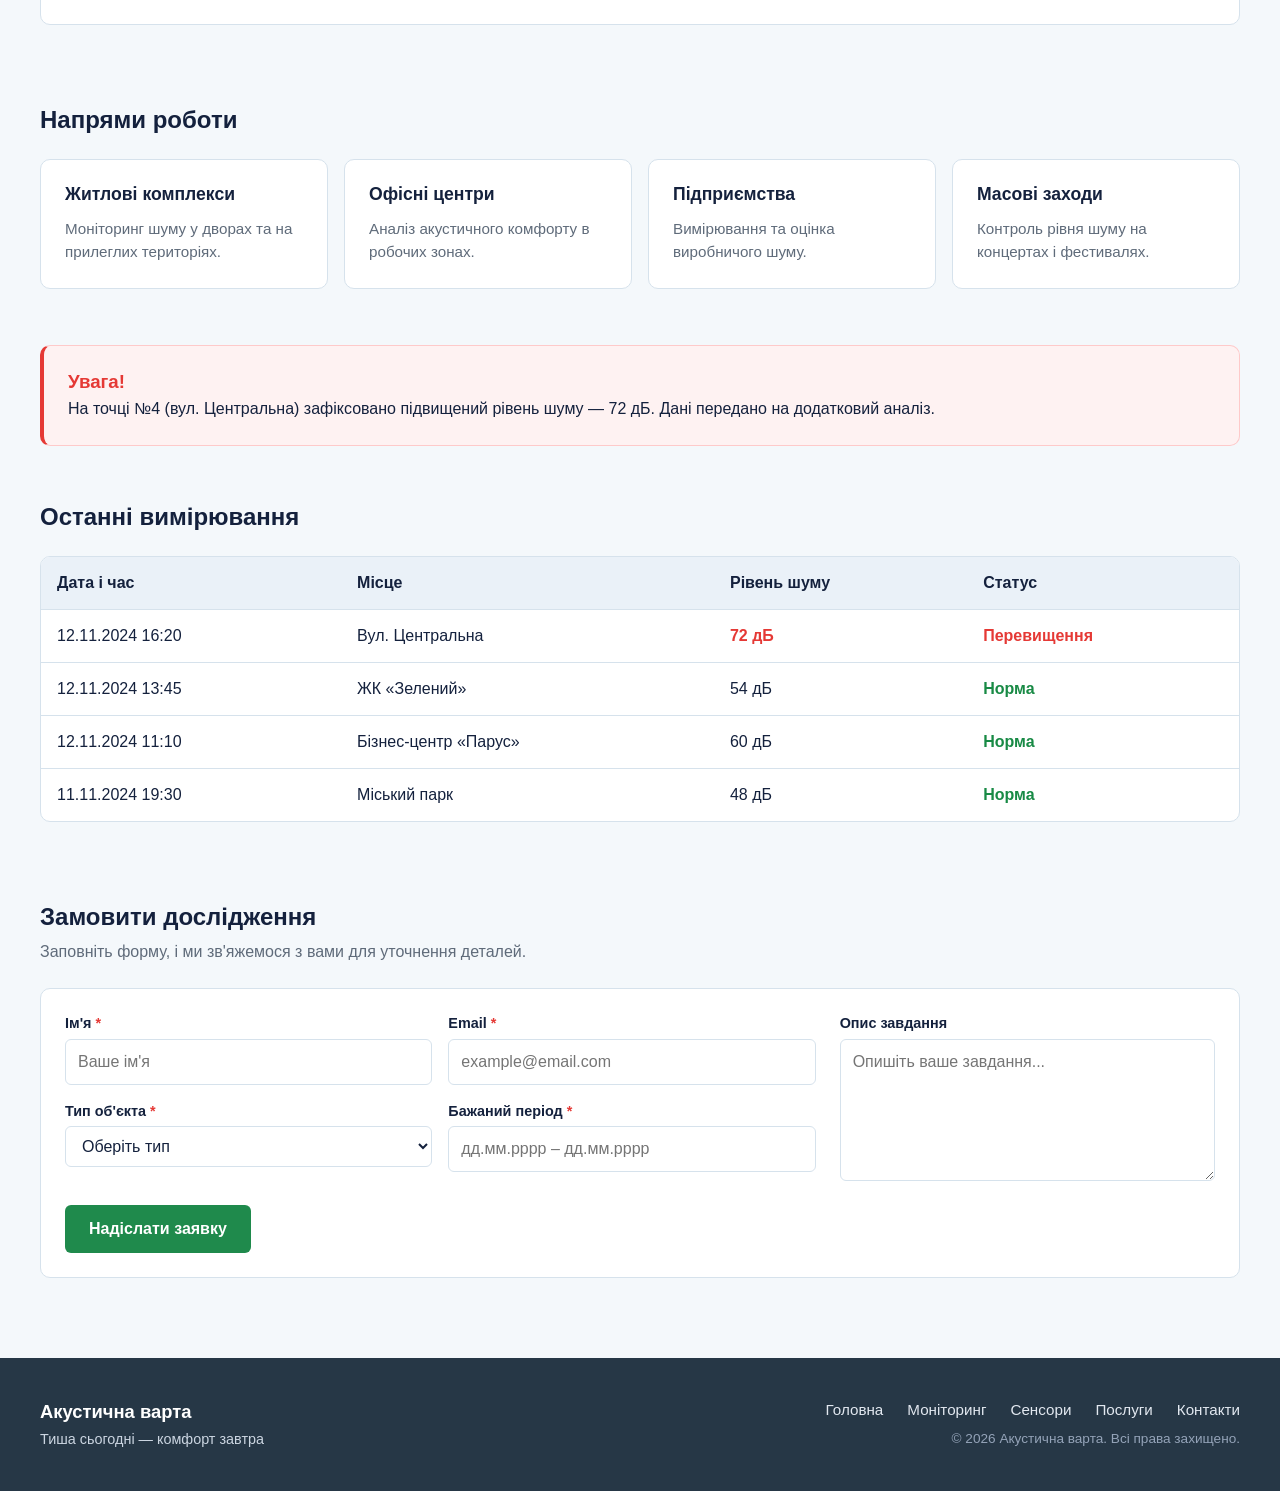
<file: lab6/index.html>
<!DOCTYPE html>
<html lang="uk">
<head>
    <meta charset="UTF-8">
    <meta name="viewport" content="width=device-width, initial-scale=1.0">
    <title>Акустична варта — Професійний акустичний моніторинг</title>
    <link rel="stylesheet" href="css/main.css">
    <script type="module" src="./js/app.js"></script>
</head>
<body>
    <header class="header">
        <div class="container header__inner">
            <div class="brand">
                <span class="brand__title">Акустична варта</span>
                <span class="brand__subtitle">Тиша сьогодні — комфорт завтра</span>
            </div>
            <nav class="nav">
                <a href="#hero" class="nav__link nav__link--active">Головна</a>
                <a href="#monitoring" class="nav__link">Моніторинг</a>
                <a href="#active-sensors" class="nav__link">Сенсори</a>
                <a href="#services" class="nav__link">Послуги</a>
                <a href="#order" class="nav__link">Замовити</a>
                <a href="#contacts" class="nav__link">Контакти</a>
            </nav>
        </div>
    </header>

    <main>
        <section id="hero" class="hero">
            <div class="container hero__inner">
                <div class="hero__content">
                    <h1>Професійний акустичний моніторинг</h1>
                    <p class="hero__text">Вимірюємо рівень шуму. Аналізуємо дані. Допомагаємо створювати тихі та комфортні міста.</p>
                    <a href="#order" class="btn btn--primary">Замовити дослідження</a>
                </div>
                <div class="hero__media">
                    <div class="hero__sensor-card">
                        <span class="hero__sensor-badge">LIVE dBA</span>
                        <p class="hero__sensor-info">Автономні вуличні станції контролю шуму 24/7</p>
                    </div>
                </div>
            </div>
        </section>

        <section id="monitoring" class="section">
            <div class="container">
                <h2>Поточний моніторинг</h2>
                <div class="monitoring-grid">
                    <article class="metric-card">
                        <span class="metric-card__label">Об’єкт</span>
                        <strong class="metric-card__value">ЖК «Зелений»</strong>
                        <span class="metric-card__meta">Львів, вул. Лісова, 12</span>
                    </article>

                    <article class="metric-card">
                        <span class="metric-card__label">Середній рівень</span>
                        <strong class="metric-card__value">54 дБ</strong>
                        <span class="badge badge--success">Норма</span>
                    </article>

                    <article class="metric-card">
                        <span class="metric-card__label">Період вимірювань</span>
                        <strong class="metric-card__value">08:00 – 18:00</strong>
                        <span class="metric-card__meta">Сьогодні</span>
                    </article>

                    <article class="metric-card">
                        <span class="metric-card__label">Кількість точок</span>
                        <strong class="metric-card__value">6</strong>
                        <span class="metric-card__meta">Активні датчики</span>
                    </article>

                    <article class="metric-card">
                        <span class="metric-card__label">Статус</span>
                        <strong class="metric-card__value">Вимірювання тривають</strong>
                        <span class="metric-card__meta">Оновлено щойно</span>
                    </article>
                </div>
            </div>
        </section>

        <section id="active-sensors" class="section active-sensors">
            <div class="container">
                <div class="active-sensors__box">
                    <div class="active-sensors__header">
                        <h2>Активні сенсори</h2>
                        <p class="active-sensors__subtitle">Секція показує активні сенсори та дає змогу відфільтрувати їх за районом і статусом.</p>
                    </div>

                    <div class="sensor-filters">
                        <div class="sensor-filters__controls">
                            <label class="sensor-filters__district">
                                <span class="sensor-filters__label">Район</span>
                                <select id="district-filter">
                                    <option value="all">Усі райони</option>
                                    <option value="Галицький">Галицький</option>
                                    <option value="Франківський">Франківський</option>
                                    <option value="Шевченківський">Шевченківський</option>
                                    <option value="Сихівський">Сихівський</option>
                                    <option value="Личаківський">Личаківський</option>
                                    <option value="Залізничний">Залізничний</option>
                                </select>
                            </label>

                            <label class="sensor-filters__checkbox">
                                <input type="checkbox" id="critical-filter">
                                <span>Тільки критичні</span>
                            </label>
                        </div>
                        <p class="sensor-filters__hint">Фільтри застосовуються автоматично після зміни значення.</p>
                    </div>

                    <div class="sensor-list"></div>
                </div>
            </div>
        </section>

        <section id="services" class="section">
            <div class="container">
                <h2>Напрями роботи</h2>
                <div class="services-grid">
                    <article class="service-card">
                        <h3>Житлові комплекси</h3>
                        <p>Моніторинг шуму у дворах та на прилеглих територіях.</p>
                    </article>

                    <article class="service-card">
                        <h3>Офісні центри</h3>
                        <p>Аналіз акустичного комфорту в робочих зонах.</p>
                    </article>

                    <article class="service-card">
                        <h3>Підприємства</h3>
                        <p>Вимірювання та оцінка виробничого шуму.</p>
                    </article>

                    <article class="service-card">
                        <h3>Масові заходи</h3>
                        <p>Контроль рівня шуму на концертах і фестивалях.</p>
                    </article>
                </div>
            </div>
        </section>

        <section class="section section--compact">
            <div class="container">
                <aside class="warning">
                    <h3>Увага!</h3>
                    <p>На точці №4 (вул. Центральна) зафіксовано підвищений рівень шуму — 72 дБ. Дані передано на додатковий аналіз.</p>
                </aside>
            </div>
        </section>

        <section id="measurements" class="section">
            <div class="container">
                <h2>Останні вимірювання</h2>
                <div class="table-wrapper">
                    <table class="data-table">
                        <thead>
                            <tr>
                                <th>Дата і час</th>
                                <th>Місце</th>
                                <th>Рівень шуму</th>
                                <th>Статус</th>
                            </tr>
                        </thead>
                        <tbody>
                            <tr>
                                <td>12.11.2024 16:20</td>
                                <td>Вул. Центральна</td>
                                <td class="text-danger">72 дБ</td>
                                <td class="text-danger">Перевищення</td>
                            </tr>
                            <tr>
                                <td>12.11.2024 13:45</td>
                                <td>ЖК «Зелений»</td>
                                <td>54 дБ</td>
                                <td class="text-success">Норма</td>
                            </tr>
                            <tr>
                                <td>12.11.2024 11:10</td>
                                <td>Бізнес-центр «Парус»</td>
                                <td>60 дБ</td>
                                <td class="text-success">Норма</td>
                            </tr>
                            <tr>
                                <td>11.11.2024 19:30</td>
                                <td>Міський парк</td>
                                <td>48 дБ</td>
                                <td class="text-success">Норма</td>
                            </tr>
                        </tbody>
                    </table>
                </div>
            </div>
        </section>

        <section id="order" class="section">
            <div class="container">
                <h2>Замовити дослідження</h2>
                <p class="section__lead">Заповніть форму, і ми зв'яжемося з вами для уточнення деталей.</p>
                <form action="#" method="post" class="form">
                    <div class="form__fields">
                        <div class="form__group">
                            <label for="client-name">Ім'я <span class="text-danger">*</span></label>
                            <input type="text" id="client-name" name="client_name" placeholder="Ваше ім'я" required>
                        </div>

                        <div class="form__group">
                            <label for="client-email">Email <span class="text-danger">*</span></label>
                            <input type="email" id="client-email" name="client_email" placeholder="example@email.com" required>
                        </div>

                        <div class="form__group">
                            <label for="object-type">Тип об'єкта <span class="text-danger">*</span></label>
                            <select id="object-type" name="object_type" required>
                                <option value="">Оберіть тип</option>
                                <option value="residential">Житловий комплекс</option>
                                <option value="office">Офісний центр</option>
                                <option value="industrial">Підприємство</option>
                                <option value="event">Масовий захід</option>
                            </select>
                        </div>

                        <div class="form__group">
                            <label for="period">Бажаний період <span class="text-danger">*</span></label>
                            <input type="text" id="period" name="period" placeholder="дд.мм.рррр – дд.мм.рррр" required>
                        </div>
                    </div>

                    <div class="form__group form__description">
                        <label for="task-desc">Опис завдання</label>
                        <textarea id="task-desc" name="task_desc" rows="5" placeholder="Опишіть ваше завдання..."></textarea>
                    </div>

                    <div class="form__actions">
                        <button type="submit" class="btn btn--primary">Надіслати заявку</button>
                    </div>
                </form>
            </div>
        </section>
    </main>

    <footer id="contacts" class="footer">
        <div class="container footer__inner">
            <div class="footer__brand">
                <strong class="footer__title">Акустична варта</strong>
                <span class="footer__subtitle">Тиша сьогодні — комфорт завтра</span>
            </div>
            <div class="footer__right">
                <nav class="footer__nav">
                    <a href="#hero">Головна</a>
                    <a href="#monitoring">Моніторинг</a>
                    <a href="#active-sensors">Сенсори</a>
                    <a href="#services">Послуги</a>
                    <a href="#contacts">Контакти</a>
                </nav>
                <p class="footer__copy">&copy; 2026 Акустична варта. Всі права захищено.</p>
            </div>
        </div>
    </footer>
</body>
</html>
</file>
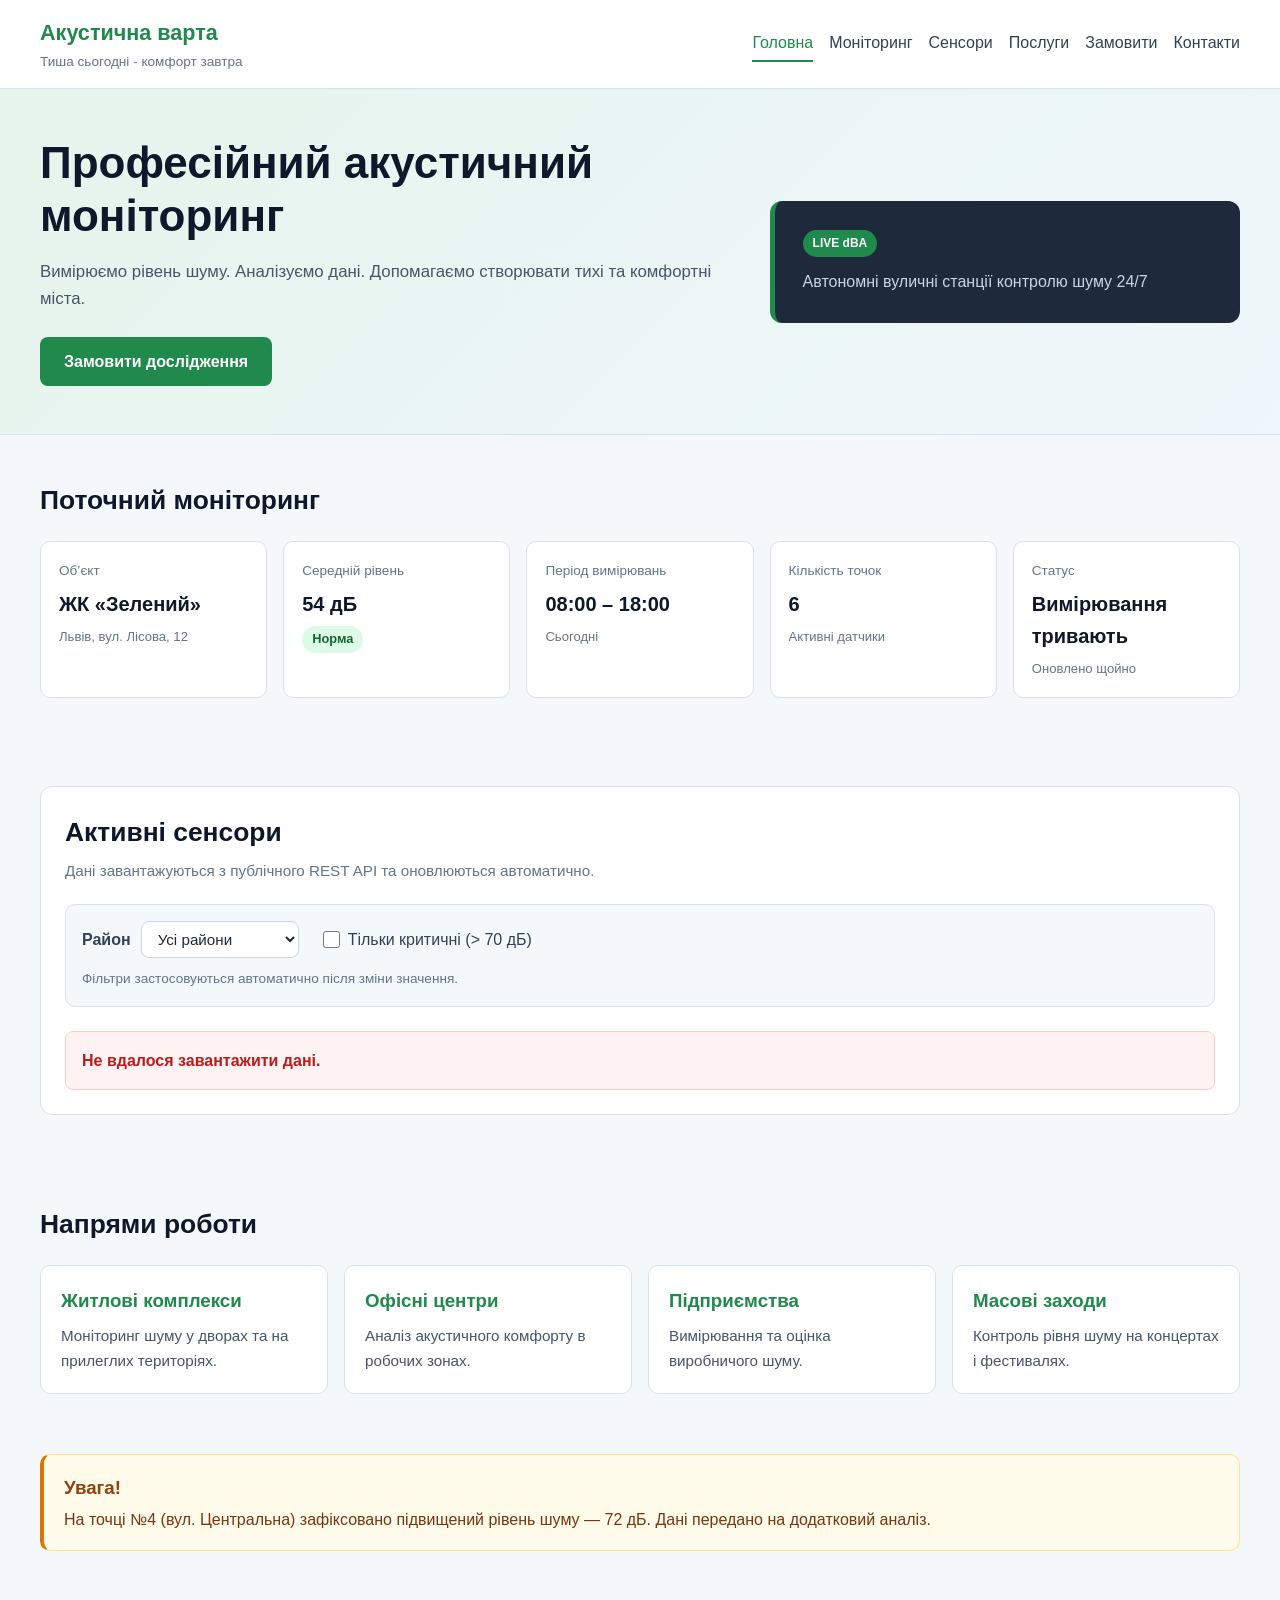
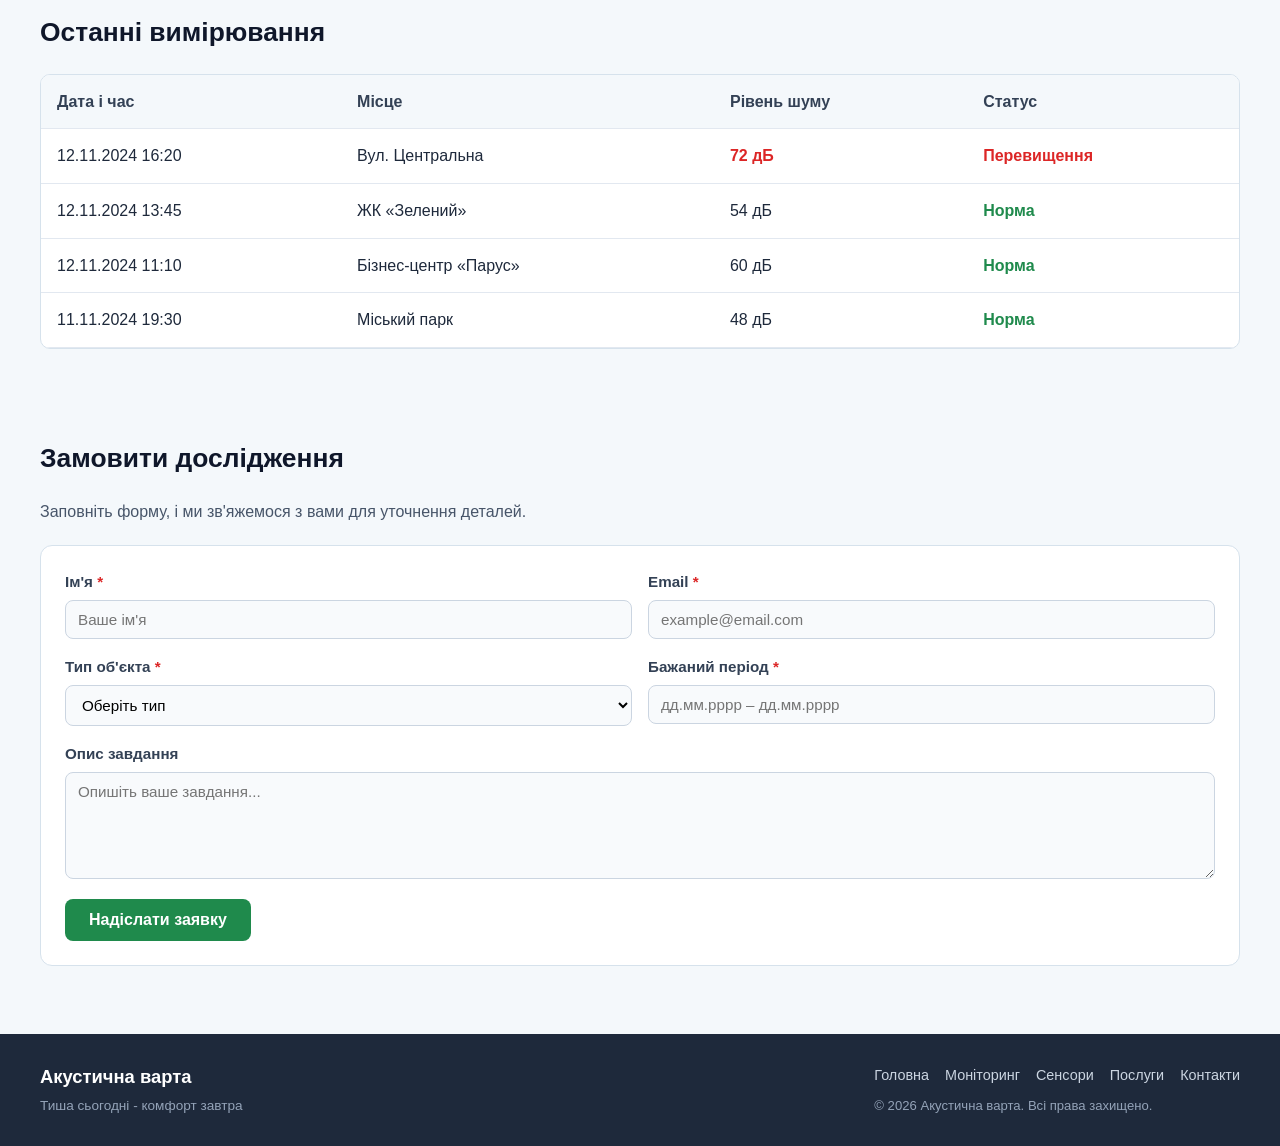
<file: lab7/index.html>
<!DOCTYPE html>
<html lang="uk">
<head>
    <meta charset="UTF-8">
    <meta name="viewport" content="width=device-width, initial-scale=1.0">
    <title>Акустична варта - Професійний акустичний моніторинг</title>
    <link rel="stylesheet" href="css/main.css">
    <script type="module" src="./js/app.js"></script>
</head>
<body>
    <header class="header">
        <div class="container header__inner">
            <div class="brand">
                <span class="brand__title">Акустична варта</span>
                <span class="brand__subtitle">Тиша сьогодні - комфорт завтра</span>
            </div>
            <nav class="nav">
                <a href="#hero" class="nav__link nav__link--active">Головна</a>
                <a href="#monitoring" class="nav__link">Моніторинг</a>
                <a href="#active-sensors" class="nav__link">Сенсори</a>
                <a href="#services" class="nav__link">Послуги</a>
                <a href="#order" class="nav__link">Замовити</a>
                <a href="#contacts" class="nav__link">Контакти</a>
            </nav>
        </div>
    </header>

    <main>
        <section id="hero" class="hero">
            <div class="container hero__inner">
                <div class="hero__content">
                    <h1>Професійний акустичний моніторинг</h1>
                    <p class="hero__text">Вимірюємо рівень шуму. Аналізуємо дані. Допомагаємо створювати тихі та комфортні міста.</p>
                    <a href="#order" class="btn btn--primary">Замовити дослідження</a>
                </div>
                <div class="hero__media">
                    <div class="hero__sensor-card">
                        <span class="hero__sensor-badge">LIVE dBA</span>
                        <p class="hero__sensor-info">Автономні вуличні станції контролю шуму 24/7</p>
                    </div>
                </div>
            </div>
        </section>

        <section id="monitoring" class="section">
            <div class="container">
                <h2>Поточний моніторинг</h2>
                <div class="monitoring-grid">
                    <article class="metric-card">
                        <span class="metric-card__label">Об’єкт</span>
                        <strong class="metric-card__value">ЖК «Зелений»</strong>
                        <span class="metric-card__meta">Львів, вул. Лісова, 12</span>
                    </article>

                    <article class="metric-card">
                        <span class="metric-card__label">Середній рівень</span>
                        <strong class="metric-card__value">54 дБ</strong>
                        <span class="badge badge--success">Норма</span>
                    </article>

                    <article class="metric-card">
                        <span class="metric-card__label">Період вимірювань</span>
                        <strong class="metric-card__value">08:00 – 18:00</strong>
                        <span class="metric-card__meta">Сьогодні</span>
                    </article>

                    <article class="metric-card">
                        <span class="metric-card__label">Кількість точок</span>
                        <strong class="metric-card__value">6</strong>
                        <span class="metric-card__meta">Активні датчики</span>
                    </article>

                    <article class="metric-card">
                        <span class="metric-card__label">Статус</span>
                        <strong class="metric-card__value">Вимірювання тривають</strong>
                        <span class="metric-card__meta">Оновлено щойно</span>
                    </article>
                </div>
            </div>
        </section>

        <section id="active-sensors" class="section sensors active-sensors">
            <div class="container">
                <div class="active-sensors__box">
                    <div class="active-sensors__header">
                        <h2>Активні сенсори</h2>
                        <p class="active-sensors__subtitle">Дані завантажуються з публічного REST API та оновлюються автоматично.</p>
                    </div>

                    <div class="sensor-filters">
                        <div class="sensor-filters__controls">
                            <label class="sensor-filters__district">
                                <span class="sensor-filters__label">Район</span>
                                <select id="district-filter">
                                    <option value="all">Усі райони</option>
                                    <option value="Галицький">Галицький</option>
                                    <option value="Франківський">Франківський</option>
                                    <option value="Шевченківський">Шевченківський</option>
                                    <option value="Сихівський">Сихівський</option>
                                    <option value="Личаківський">Личаківський</option>
                                    <option value="Залізничний">Залізничний</option>
                                </select>
                            </label>

                            <label class="sensor-filters__checkbox">
                                <input type="checkbox" id="critical-filter">
                                <span>Тільки критичні (&gt; 70 дБ)</span>
                            </label>
                        </div>
                        <p class="sensor-filters__hint">Фільтри застосовуються автоматично після зміни значення.</p>
                    </div>

                    <div id="sensors-list" class="sensors__list sensor-list"></div>
                </div>
            </div>
        </section>

        <section id="services" class="section">
            <div class="container">
                <h2>Напрями роботи</h2>
                <div class="services-grid">
                    <article class="service-card">
                        <h3>Житлові комплекси</h3>
                        <p>Моніторинг шуму у дворах та на прилеглих територіях.</p>
                    </article>

                    <article class="service-card">
                        <h3>Офісні центри</h3>
                        <p>Аналіз акустичного комфорту в робочих зонах.</p>
                    </article>

                    <article class="service-card">
                        <h3>Підприємства</h3>
                        <p>Вимірювання та оцінка виробничого шуму.</p>
                    </article>

                    <article class="service-card">
                        <h3>Масові заходи</h3>
                        <p>Контроль рівня шуму на концертах і фестивалях.</p>
                    </article>
                </div>
            </div>
        </section>

        <section class="section section--compact">
            <div class="container">
                <aside class="warning">
                    <h3>Увага!</h3>
                    <p>На точці №4 (вул. Центральна) зафіксовано підвищений рівень шуму — 72 дБ. Дані передано на додатковий аналіз.</p>
                </aside>
            </div>
        </section>

        <section id="measurements" class="section">
            <div class="container">
                <h2>Останні вимірювання</h2>
                <div class="table-wrapper">
                    <table class="data-table">
                        <thead>
                            <tr>
                                <th>Дата і час</th>
                                <th>Місце</th>
                                <th>Рівень шуму</th>
                                <th>Статус</th>
                            </tr>
                        </thead>
                        <tbody>
                            <tr>
                                <td>12.11.2024 16:20</td>
                                <td>Вул. Центральна</td>
                                <td class="text-danger">72 дБ</td>
                                <td class="text-danger">Перевищення</td>
                            </tr>
                            <tr>
                                <td>12.11.2024 13:45</td>
                                <td>ЖК «Зелений»</td>
                                <td>54 дБ</td>
                                <td class="text-success">Норма</td>
                            </tr>
                            <tr>
                                <td>12.11.2024 11:10</td>
                                <td>Бізнес-центр «Парус»</td>
                                <td>60 дБ</td>
                                <td class="text-success">Норма</td>
                            </tr>
                            <tr>
                                <td>11.11.2024 19:30</td>
                                <td>Міський парк</td>
                                <td>48 дБ</td>
                                <td class="text-success">Норма</td>
                            </tr>
                        </tbody>
                    </table>
                </div>
            </div>
        </section>

        <section id="order" class="section">
            <div class="container">
                <h2>Замовити дослідження</h2>
                <p class="section__lead">Заповніть форму, і ми зв'яжемося з вами для уточнення деталей.</p>
                <form action="#" method="post" class="form">
                    <div class="form__fields">
                        <div class="form__group">
                            <label for="client-name">Ім'я <span class="text-danger">*</span></label>
                            <input type="text" id="client-name" name="client_name" placeholder="Ваше ім'я" required>
                        </div>

                        <div class="form__group">
                            <label for="client-email">Email <span class="text-danger">*</span></label>
                            <input type="email" id="client-email" name="client_email" placeholder="example@email.com" required>
                        </div>

                        <div class="form__group">
                            <label for="object-type">Тип об'єкта <span class="text-danger">*</span></label>
                            <select id="object-type" name="object_type" required>
                                <option value="">Оберіть тип</option>
                                <option value="residential">Житловий комплекс</option>
                                <option value="office">Офісний центр</option>
                                <option value="industrial">Підприємство</option>
                                <option value="event">Масовий захід</option>
                            </select>
                        </div>

                        <div class="form__group">
                            <label for="period">Бажаний період <span class="text-danger">*</span></label>
                            <input type="text" id="period" name="period" placeholder="дд.мм.рррр – дд.мм.рррр" required>
                        </div>
                    </div>

                    <div class="form__group form__description">
                        <label for="task-desc">Опис завдання</label>
                        <textarea id="task-desc" name="task_desc" rows="5" placeholder="Опишіть ваше завдання..."></textarea>
                    </div>

                    <div class="form__actions">
                        <button type="submit" class="btn btn--primary">Надіслати заявку</button>
                    </div>
                </form>
            </div>
        </section>
    </main>

    <footer id="contacts" class="footer">
        <div class="container footer__inner">
            <div class="footer__brand">
                <strong class="footer__title">Акустична варта</strong>
                <span class="footer__subtitle">Тиша сьогодні - комфорт завтра</span>
            </div>
            <div class="footer__right">
                <nav class="footer__nav">
                    <a href="#hero">Головна</a>
                    <a href="#monitoring">Моніторинг</a>
                    <a href="#active-sensors">Сенсори</a>
                    <a href="#services">Послуги</a>
                    <a href="#contacts">Контакти</a>
                </nav>
                <p class="footer__copy">&copy; 2026 Акустична варта. Всі права захищено.</p>
            </div>
        </div>
    </footer>
</body>
</html>
</file>
<file: lab2/css/style.css>
* {
    box-sizing: border-box;
    margin: 0;
    padding: 0;
}

body {
    font-family: "Segoe UI", Tahoma, Geneva, Verdana, sans-serif;
    font-size: 16px;
    line-height: 1.6;
    color: #1f2937;
    background-color: #f3f6f9;
}

h1, h2, h3 {
    font-weight: 700;
    line-height: 1.3;
    color: #0f172a;
    margin-bottom: 12px;
}

h1 {
    font-size: 36px;
    color: #ffffff;
}

h2 {
    font-size: 24px;
    border-bottom: 2px solid #cbd5e1;
    padding-bottom: 8px;
    margin-bottom: 18px;
}

h3 {
    font-size: 18px;
}

p {
    color: #334155;
    margin-bottom: 12px;
}

p {
    color: darkslategray; 
}

.intro-text {
    color: #b45309; 
    font-weight: 500;  
    background-color: #eff6ff;
    padding: 12px 16px;
    border-left: 4px solid #2563eb;
    border-radius: 4px;
}

#priority-text {
    color: #1e3a8a; 
}

#company-description {
    padding: 28px;
    border: 2px solid #bfdbfe;
}

.site-header {
    background-color: #0f172a;
    color: #ffffff;
    text-align: center;
    padding: 32px 20px 20px 20px;
    border-bottom: 4px solid #0284c7;
}

.slogan {
    color: #bae6fd;
    font-size: 18px;
    margin-bottom: 20px;
}

.main-nav ul {
    list-style: none;
    padding-top: 10px;
}

.main-nav li {
    display: inline;
    margin: 0 12px;
}

a[href^="#"] {
    color: #e0f2fe;
    text-decoration: none;
    font-weight: 600;
    padding: 6px 10px;
    border-radius: 4px;
    transition: background-color 0.25s ease, color 0.25s ease;
}

a[href^="#"]:hover {
    background-color: #0284c7;
    color: #ffffff;
}

.container {
    width: 1040px;
    max-width: 95%;
    margin: 30px auto;
}

.section-block {
    display: block;
    background-color: #ffffff;
    padding: 24px;
    margin-bottom: 26px;
    border: 1px solid #dbe2ea;
    border-radius: 8px;
}

.monitoring-panel {
    background-color: #f8fafc;
    border: 1px solid #cbd5e1;
    border-radius: 6px;
    padding: 18px;
}

.status-inline {
    display: inline;
    padding: 3px 10px;
    border-radius: 12px;
    font-size: 14px;
    font-weight: 700;
}

.status-active {
    background-color: #dbeafe;
    color: #1d4ed8;
}

.status-ok {
    background-color: #dcfce7;
    color: #15803d;
}

.status-warn {
    background-color: #fef3c7;
    color: #b45309;
}

.status-danger {
    background-color: #fee2e2;
    color: #b91c1c;
}

.metric-value {
    font-size: 18px;
    font-weight: 700;
    color: #0f172a;
}

.service-card {
    display: inline-block;
    vertical-align: top;
    width: 230px;
    height: 195px;
    padding: 16px;
    margin: 8px 6px 8px 0;
    border: 2px solid #e2e8f0;
    border-radius: 8px;
    background-color: #f8fafc;
    transition: transform 0.25s ease, border-color 0.25s ease, background-color 0.25s ease;
}

.service-card:hover {
    border-color: #0284c7;
    background-color: #f0f9ff;
    transform: translateY(-5px);
}

.measurement-card {
    display: inline-block;
    vertical-align: top;
    box-sizing: border-box;
    width: 310px;
    height: 185px;
    padding: 16px;
    margin: 8px 10px 8px 0;
    border: 2px solid #cbd5e1;
    border-radius: 8px;
    background-color: #ffffff;
    transition: border-color 0.25s ease, transform 0.25s ease;
}

.measurement-card:hover {
    border-color: #0f172a;
    transform: translateY(-4px);
}

.warning-box {
    position: relative;
    background-color: #fffbeb;
    border: 2px solid #f59e0b;
    border-radius: 8px;
    padding: 26px 24px 20px 24px;
    margin-bottom: 26px;
}

.warning-box h3 {
    color: #92400e;
}

.warning-box p {
    color: #78350f;
    margin-bottom: 0;
}

.warning-badge {
    position: absolute;
    top: -13px;
    right: 20px;
    background-color: #dc2626;
    color: #ffffff;
    font-size: 12px;
    font-weight: 700;
    padding: 4px 12px;
    border: 2px solid #ffffff;
    border-radius: 14px;
}

.order-form {
    margin-top: 16px;
}

.form-group {
    margin-bottom: 16px;
}

.form-group label {
    display: block;
    font-weight: 600;
    margin-bottom: 6px;
    color: #1e293b;
}

input[type="text"],
input[type="email"],
select,
textarea {
    display: block;
    width: 100%;
    padding: 10px 12px;
    font-size: 15px;
    border: 1px solid #94a3b8;
    border-radius: 6px;
    background-color: #f8fafc;
}

input[type="email"] {
    border: 2px solid #38bdf8;
}

.submit-btn {
    display: inline-block;
    background-color: #0284c7;
    color: #ffffff;
    font-size: 16px;
    font-weight: 700;
    padding: 12px 26px;
    border: 2px solid #0369a1;
    border-radius: 6px;
    cursor: pointer;
    transition: background-color 0.3s ease, transform 0.2s ease, border-color 0.3s ease;
}

.submit-btn:hover {
    background-color: #0f172a;
    border-color: #0f172a;
    transform: translateY(-2px);
}

.site-footer {
    background-color: #0f172a;
    color: #cbd5e1;
    text-align: center;
    padding: 24px 16px;
    margin-top: 40px;
    border-top: 3px solid #0284c7;
}

.site-footer p {
    color: #cbd5e1;
    font-size: 14px;
    margin-bottom: 6px;
}
</file>
<file: lab3/css/main.css>
*,
*::before,
*::after {
  box-sizing: border-box;
}

html {
  scroll-behavior: smooth;
}

body {
  margin: 0;
  color: #14213d;
  background-color: #f4f8fb;
  font-family: "Segoe UI", Arial, sans-serif;
  font-size: 16px;
  line-height: 1.5;
}

h1,
h2,
h3 {
  margin-top: 0;
  line-height: 1.25;
  color: #14213d;
}

h2 {
  font-size: 1.5rem;
  margin-bottom: 24px;
}

p {
  margin-top: 0;
}

a {
  color: inherit;
  text-decoration: none;
}

img {
  display: block;
  max-width: 100%;
  height: auto;
}

button,
input,
select,
textarea {
  font: inherit;
}

.container {
  width: min(100% - 32px, 1200px);
  margin-inline: auto;
}

.section {
  padding-block: 40px;
}
.section--compact {
  padding-block: 16px;
}
.section__lead {
  color: #5f6b7a;
  margin-top: -16px;
  margin-bottom: 24px;
}

.header {
  background-color: #ffffff;
  border-bottom: 1px solid #d6e2ec;
  padding-block: 16px;
}
.header__inner {
  display: flex;
  flex-direction: column;
  gap: 16px;
}
@media (min-width: 768px) {
  .header__inner {
    flex-direction: row;
    align-items: center;
    justify-content: space-between;
  }
}

.hero {
  background: linear-gradient(120deg, #e8f1f8 0%, #ffffff 100%);
  border-bottom: 1px solid #d6e2ec;
  padding-block: 40px;
}
.hero__inner {
  display: grid;
  grid-template-columns: 1fr;
  gap: 24px;
}
@media (min-width: 768px) {
  .hero__inner {
    grid-template-columns: 1.15fr 0.85fr;
    align-items: center;
  }
}
.hero h1 {
  font-size: clamp(1.8rem, 5vw, 3rem);
  margin-bottom: 16px;
}
.hero__text {
  font-size: 1.05rem;
  color: #5f6b7a;
  margin-bottom: 24px;
  max-width: 52ch;
}
.hero__media {
  display: flex;
  justify-content: center;
  align-items: center;
}

.monitoring-grid {
  display: grid;
  grid-template-columns: 1fr;
  gap: 16px;
}
@media (min-width: 768px) {
  .monitoring-grid {
    grid-template-columns: repeat(2, 1fr);
  }
}
@media (min-width: 1024px) {
  .monitoring-grid {
    grid-template-columns: repeat(5, 1fr);
  }
}

.services-grid {
  display: grid;
  grid-template-columns: 1fr;
  gap: 16px;
}
@media (min-width: 768px) {
  .services-grid {
    grid-template-columns: repeat(2, 1fr);
  }
}
@media (min-width: 1024px) {
  .services-grid {
    grid-template-columns: repeat(4, 1fr);
  }
}

.footer {
  background-color: #263746;
  color: #ffffff;
  padding-block: 40px;
  margin-top: 40px;
}
.footer__inner {
  display: flex;
  flex-direction: column;
  gap: 24px;
}
@media (min-width: 768px) {
  .footer__inner {
    flex-direction: row;
    justify-content: space-between;
    align-items: center;
  }
}
.footer__brand {
  display: flex;
  flex-direction: column;
  gap: 4px;
}
.footer__title {
  font-size: 1.15rem;
}
.footer__subtitle {
  font-size: 0.9rem;
  color: #cbd5e1;
}
.footer__right {
  display: flex;
  flex-direction: column;
  gap: 8px;
}
@media (min-width: 768px) {
  .footer__right {
    align-items: flex-end;
  }
}
.footer__nav {
  display: flex;
  flex-direction: column;
  gap: 8px;
}
@media (min-width: 768px) {
  .footer__nav {
    flex-direction: row;
    flex-wrap: wrap;
    gap: 24px;
  }
}
.footer__nav a {
  color: #e2e8f0;
  font-size: 0.95rem;
  transition: color 0.2s ease;
}
.footer__nav a:hover {
  color: #ffffff;
}
.footer__copy {
  margin: 0;
  font-size: 0.85rem;
  color: #94a3b8;
}

.brand {
  display: flex;
  flex-direction: column;
}
.brand__title {
  font-size: 1.25rem;
  font-weight: 700;
  color: #14213d;
}
.brand__subtitle {
  font-size: 0.85rem;
  color: #5f6b7a;
}

.nav {
  display: flex;
  flex-direction: column;
  gap: 8px;
}
@media (min-width: 768px) {
  .nav {
    flex-direction: row;
    flex-wrap: wrap;
    gap: 24px;
  }
}
.nav__link {
  font-weight: 500;
  color: #14213d;
  padding-bottom: 4px;
  border-bottom: 2px solid transparent;
  transition: color 0.2s ease, border-color 0.2s ease;
}
.nav__link:hover, .nav__link--active {
  color: #1f8a4c;
  border-bottom-color: #1f8a4c;
}

.btn {
  display: inline-flex;
  align-items: center;
  justify-content: center;
  padding: 12px 24px;
  border: none;
  border-radius: 6px;
  font-weight: 600;
  cursor: pointer;
  transition: background-color 0.25s ease, transform 0.2s ease;
}
.btn--primary {
  background-color: #1f8a4c;
  color: #ffffff;
}
.btn--primary:hover {
  background-color: #146c3a;
  transform: translateY(-2px);
}

.hero__sensor-card {
  background-color: #ffffff;
  border: 1px solid #d6e2ec;
  border-radius: 10px;
  padding: 24px;
  width: 100%;
  text-align: center;
  background-color: #263746;
  color: #ffffff;
  border-color: #263746;
}

.hero__sensor-badge {
  display: inline-block;
  background-color: #1f8a4c;
  color: #ffffff;
  font-weight: 700;
  padding: 4px 16px;
  border-radius: 20px;
  margin-bottom: 16px;
}

.hero__sensor-info {
  margin: 0;
  color: #e2e8f0;
}

.metric-card {
  background-color: #ffffff;
  border: 1px solid #d6e2ec;
  border-radius: 10px;
  padding: 24px;
  display: flex;
  flex-direction: column;
  justify-content: space-between;
  gap: 8px;
}
.metric-card__label {
  font-size: 0.85rem;
  color: #5f6b7a;
}
.metric-card__value {
  font-size: 1.35rem;
  color: #14213d;
}
.metric-card__meta {
  font-size: 0.85rem;
  color: #5f6b7a;
}

.badge {
  display: inline-block;
  align-self: flex-start;
  padding: 4px 16px;
  border-radius: 6px;
  font-size: 0.85rem;
  font-weight: 600;
}
.badge--success {
  background-color: #dcfce7;
  color: #188a45;
}

.service-card {
  background-color: #ffffff;
  border: 1px solid #d6e2ec;
  border-radius: 10px;
  padding: 24px;
  display: flex;
  flex-direction: column;
  gap: 8px;
  transition: transform 0.2s ease, border-color 0.2s ease;
}
.service-card:hover {
  transform: translateY(-3px);
  border-color: #1f8a4c;
}
.service-card h3 {
  font-size: 1.1rem;
  margin-bottom: 4px;
}
.service-card p {
  margin: 0;
  color: #5f6b7a;
  font-size: 0.95rem;
}

.warning {
  width: 100%;
  padding: 24px;
  background-color: #fef2f2;
  border: 1px solid #fecaca;
  border-left: 4px solid #e53935;
  border-radius: 10px;
}
.warning h3 {
  color: #e53935;
  margin-bottom: 4px;
}
.warning p {
  margin: 0;
  color: #14213d;
}

.table-wrapper {
  width: 100%;
  overflow-x: auto;
  background-color: #ffffff;
  border: 1px solid #d6e2ec;
  border-radius: 10px;
}

.data-table {
  width: 100%;
  min-width: 640px;
  border-collapse: collapse;
  text-align: left;
}
.data-table th,
.data-table td {
  padding: 14px 16px;
  border-bottom: 1px solid #d6e2ec;
}
.data-table thead th {
  background-color: #eaf1f8;
  font-weight: 600;
  color: #14213d;
}
.data-table tbody tr:last-child td {
  border-bottom: none;
}

.text-danger {
  color: #e53935;
  font-weight: 600;
}

.text-success {
  color: #188a45;
  font-weight: 600;
}

.form {
  background-color: #ffffff;
  border: 1px solid #d6e2ec;
  border-radius: 10px;
  padding: 24px;
  display: grid;
  grid-template-columns: 1fr;
  gap: 24px;
}
@media (min-width: 1024px) {
  .form {
    grid-template-columns: 2fr 1fr;
    align-items: start;
  }
}
.form__fields {
  display: grid;
  grid-template-columns: 1fr;
  gap: 16px;
}
@media (min-width: 768px) {
  .form__fields {
    grid-template-columns: repeat(2, 1fr);
  }
}
.form__group {
  display: flex;
  flex-direction: column;
  gap: 4px;
}
.form__group label {
  font-weight: 600;
  font-size: 0.9rem;
}
.form input,
.form select,
.form textarea {
  width: 100%;
  max-width: 100%;
  padding: 10px 12px;
  border: 1px solid #d6e2ec;
  border-radius: 6px;
  background-color: #ffffff;
  color: #14213d;
}
.form input:focus,
.form select:focus,
.form textarea:focus {
  outline: 2px solid #1f8a4c;
  border-color: transparent;
}
@media (min-width: 1024px) {
  .form__actions {
    grid-column: 1 / -1;
  }
}
</file>
<file: lab4/css/main.css>
*,
*::before,
*::after {
  box-sizing: border-box;
}

html {
  scroll-behavior: smooth;
}

body {
  margin: 0;
  color: #14213d;
  background-color: #f4f8fb;
  font-family: "Segoe UI", Arial, sans-serif;
  font-size: 16px;
  line-height: 1.5;
}

h1,
h2,
h3 {
  margin-top: 0;
  line-height: 1.25;
  color: #14213d;
}

h2 {
  font-size: 1.5rem;
  margin-bottom: 24px;
}

p {
  margin-top: 0;
}

a {
  color: inherit;
  text-decoration: none;
}

img {
  display: block;
  max-width: 100%;
  height: auto;
}

button,
input,
select,
textarea {
  font: inherit;
}

.container {
  width: min(100% - 32px, 1200px);
  margin-inline: auto;
}

.section {
  padding-block: 40px;
}
.section--compact {
  padding-block: 16px;
}
.section__lead {
  color: #5f6b7a;
  margin-top: -16px;
  margin-bottom: 24px;
}

.header {
  background-color: #ffffff;
  border-bottom: 1px solid #d6e2ec;
  padding-block: 16px;
}
.header__inner {
  display: flex;
  flex-direction: column;
  gap: 16px;
}
@media (min-width: 768px) {
  .header__inner {
    flex-direction: row;
    align-items: center;
    justify-content: space-between;
  }
}

.hero {
  background: linear-gradient(120deg, #e8f1f8 0%, #ffffff 100%);
  border-bottom: 1px solid #d6e2ec;
  padding-block: 40px;
}
.hero__inner {
  display: grid;
  grid-template-columns: 1fr;
  gap: 24px;
}
@media (min-width: 768px) {
  .hero__inner {
    grid-template-columns: 1.15fr 0.85fr;
    align-items: center;
  }
}
.hero h1 {
  font-size: clamp(1.8rem, 5vw, 3rem);
  margin-bottom: 16px;
}
.hero__text {
  font-size: 1.05rem;
  color: #5f6b7a;
  margin-bottom: 24px;
  max-width: 52ch;
}
.hero__media {
  display: flex;
  justify-content: center;
  align-items: center;
}

.monitoring-grid {
  display: grid;
  grid-template-columns: 1fr;
  gap: 16px;
}
@media (min-width: 768px) {
  .monitoring-grid {
    grid-template-columns: repeat(2, 1fr);
  }
}
@media (min-width: 1024px) {
  .monitoring-grid {
    grid-template-columns: repeat(5, 1fr);
  }
}

.services-grid {
  display: grid;
  grid-template-columns: 1fr;
  gap: 16px;
}
@media (min-width: 768px) {
  .services-grid {
    grid-template-columns: repeat(2, 1fr);
  }
}
@media (min-width: 1024px) {
  .services-grid {
    grid-template-columns: repeat(4, 1fr);
  }
}

.footer {
  background-color: #263746;
  color: #ffffff;
  padding-block: 40px;
  margin-top: 40px;
}
.footer__inner {
  display: flex;
  flex-direction: column;
  gap: 24px;
}
@media (min-width: 768px) {
  .footer__inner {
    flex-direction: row;
    justify-content: space-between;
    align-items: center;
  }
}
.footer__brand {
  display: flex;
  flex-direction: column;
  gap: 4px;
}
.footer__title {
  font-size: 1.15rem;
}
.footer__subtitle {
  font-size: 0.9rem;
  color: #cbd5e1;
}
.footer__right {
  display: flex;
  flex-direction: column;
  gap: 8px;
}
@media (min-width: 768px) {
  .footer__right {
    align-items: flex-end;
  }
}
.footer__nav {
  display: flex;
  flex-direction: column;
  gap: 8px;
}
@media (min-width: 768px) {
  .footer__nav {
    flex-direction: row;
    flex-wrap: wrap;
    gap: 24px;
  }
}
.footer__nav a {
  color: #e2e8f0;
  font-size: 0.95rem;
  transition: color 0.2s ease;
}
.footer__nav a:hover {
  color: #ffffff;
}
.footer__copy {
  margin: 0;
  font-size: 0.85rem;
  color: #94a3b8;
}

.brand {
  display: flex;
  flex-direction: column;
}
.brand__title {
  font-size: 1.25rem;
  font-weight: 700;
  color: #14213d;
}
.brand__subtitle {
  font-size: 0.85rem;
  color: #5f6b7a;
}

.nav {
  display: flex;
  flex-direction: column;
  gap: 8px;
}
@media (min-width: 768px) {
  .nav {
    flex-direction: row;
    flex-wrap: wrap;
    gap: 24px;
  }
}
.nav__link {
  font-weight: 500;
  color: #14213d;
  padding-bottom: 4px;
  border-bottom: 2px solid transparent;
  transition: color 0.2s ease, border-color 0.2s ease;
}
.nav__link:hover, .nav__link--active {
  color: #1f8a4c;
  border-bottom-color: #1f8a4c;
}

.btn {
  display: inline-flex;
  align-items: center;
  justify-content: center;
  padding: 12px 24px;
  border: none;
  border-radius: 6px;
  font-weight: 600;
  cursor: pointer;
  transition: background-color 0.25s ease, transform 0.2s ease;
}
.btn--primary {
  background-color: #1f8a4c;
  color: #ffffff;
}
.btn--primary:hover {
  background-color: #146c3a;
  transform: translateY(-2px);
}

.hero__sensor-card {
  background-color: #ffffff;
  border: 1px solid #d6e2ec;
  border-radius: 10px;
  padding: 24px;
  width: 100%;
  text-align: center;
  background-color: #263746;
  color: #ffffff;
  border-color: #263746;
}

.hero__sensor-badge {
  display: inline-block;
  background-color: #1f8a4c;
  color: #ffffff;
  font-weight: 700;
  padding: 4px 16px;
  border-radius: 20px;
  margin-bottom: 16px;
}

.hero__sensor-info {
  margin: 0;
  color: #e2e8f0;
}

.metric-card {
  background-color: #ffffff;
  border: 1px solid #d6e2ec;
  border-radius: 10px;
  padding: 24px;
  display: flex;
  flex-direction: column;
  justify-content: space-between;
  gap: 8px;
}
.metric-card__label {
  font-size: 0.85rem;
  color: #5f6b7a;
}
.metric-card__value {
  font-size: 1.35rem;
  color: #14213d;
}
.metric-card__meta {
  font-size: 0.85rem;
  color: #5f6b7a;
}

.badge {
  display: inline-block;
  align-self: flex-start;
  padding: 4px 16px;
  border-radius: 6px;
  font-size: 0.85rem;
  font-weight: 600;
}
.badge--success {
  background-color: #dcfce7;
  color: #188a45;
}

.service-card {
  background-color: #ffffff;
  border: 1px solid #d6e2ec;
  border-radius: 10px;
  padding: 24px;
  display: flex;
  flex-direction: column;
  gap: 8px;
  transition: transform 0.2s ease, border-color 0.2s ease;
}
.service-card:hover {
  transform: translateY(-3px);
  border-color: #1f8a4c;
}
.service-card h3 {
  font-size: 1.1rem;
  margin-bottom: 4px;
}
.service-card p {
  margin: 0;
  color: #5f6b7a;
  font-size: 0.95rem;
}

.warning {
  width: 100%;
  padding: 24px;
  background-color: #fef2f2;
  border: 1px solid #fecaca;
  border-left: 4px solid #e53935;
  border-radius: 10px;
}
.warning h3 {
  color: #e53935;
  margin-bottom: 4px;
}
.warning p {
  margin: 0;
  color: #14213d;
}

.table-wrapper {
  width: 100%;
  overflow-x: auto;
  background-color: #ffffff;
  border: 1px solid #d6e2ec;
  border-radius: 10px;
}

.data-table {
  width: 100%;
  min-width: 640px;
  border-collapse: collapse;
  text-align: left;
}
.data-table th,
.data-table td {
  padding: 14px 16px;
  border-bottom: 1px solid #d6e2ec;
}
.data-table thead th {
  background-color: #eaf1f8;
  font-weight: 600;
  color: #14213d;
}
.data-table tbody tr:last-child td {
  border-bottom: none;
}

.text-danger {
  color: #e53935;
  font-weight: 600;
}

.text-success {
  color: #188a45;
  font-weight: 600;
}

.form {
  background-color: #ffffff;
  border: 1px solid #d6e2ec;
  border-radius: 10px;
  padding: 24px;
  display: grid;
  grid-template-columns: 1fr;
  gap: 24px;
}
@media (min-width: 1024px) {
  .form {
    grid-template-columns: 2fr 1fr;
    align-items: start;
  }
}
.form__fields {
  display: grid;
  grid-template-columns: 1fr;
  gap: 16px;
}
@media (min-width: 768px) {
  .form__fields {
    grid-template-columns: repeat(2, 1fr);
  }
}
.form__group {
  display: flex;
  flex-direction: column;
  gap: 4px;
}
.form__group label {
  font-weight: 600;
  font-size: 0.9rem;
}
.form input,
.form select,
.form textarea {
  width: 100%;
  max-width: 100%;
  padding: 10px 12px;
  border: 1px solid #d6e2ec;
  border-radius: 6px;
  background-color: #ffffff;
  color: #14213d;
}
.form input:focus,
.form select:focus,
.form textarea:focus {
  outline: 2px solid #1f8a4c;
  border-color: transparent;
}
@media (min-width: 1024px) {
  .form__actions {
    grid-column: 1 / -1;
  }
}
</file>
<file: lab5/css/main.css>
*,
*::before,
*::after {
  box-sizing: border-box;
}

html {
  scroll-behavior: smooth;
}

body {
  margin: 0;
  color: #14213d;
  background-color: #f4f8fb;
  font-family: "Segoe UI", Arial, sans-serif;
  font-size: 16px;
  line-height: 1.5;
}

h1,
h2,
h3 {
  margin-top: 0;
  line-height: 1.25;
  color: #14213d;
}

h2 {
  font-size: 1.5rem;
  margin-bottom: 24px;
}

p {
  margin-top: 0;
}

a {
  color: inherit;
  text-decoration: none;
}

img {
  display: block;
  max-width: 100%;
  height: auto;
}

button,
input,
select,
textarea {
  font: inherit;
}

.container {
  width: min(100% - 32px, 1200px);
  margin-inline: auto;
}

.section {
  padding-block: 40px;
}
.section--compact {
  padding-block: 16px;
}
.section__lead {
  color: #5f6b7a;
  margin-top: -16px;
  margin-bottom: 24px;
}

.header {
  background-color: #ffffff;
  border-bottom: 1px solid #d6e2ec;
  padding-block: 16px;
}
.header__inner {
  display: flex;
  flex-direction: column;
  gap: 16px;
}
@media (min-width: 768px) {
  .header__inner {
    flex-direction: row;
    align-items: center;
    justify-content: space-between;
  }
}

.hero {
  background: linear-gradient(120deg, #e8f1f8 0%, #ffffff 100%);
  border-bottom: 1px solid #d6e2ec;
  padding-block: 40px;
}
.hero__inner {
  display: grid;
  grid-template-columns: 1fr;
  gap: 24px;
}
@media (min-width: 768px) {
  .hero__inner {
    grid-template-columns: 1.15fr 0.85fr;
    align-items: center;
  }
}
.hero h1 {
  font-size: clamp(1.8rem, 5vw, 3rem);
  margin-bottom: 16px;
}
.hero__text {
  font-size: 1.05rem;
  color: #5f6b7a;
  margin-bottom: 24px;
  max-width: 52ch;
}
.hero__media {
  display: flex;
  justify-content: center;
  align-items: center;
}

.monitoring-grid {
  display: grid;
  grid-template-columns: 1fr;
  gap: 16px;
}
@media (min-width: 768px) {
  .monitoring-grid {
    grid-template-columns: repeat(2, 1fr);
  }
}
@media (min-width: 1024px) {
  .monitoring-grid {
    grid-template-columns: repeat(5, 1fr);
  }
}

.services-grid {
  display: grid;
  grid-template-columns: 1fr;
  gap: 16px;
}
@media (min-width: 768px) {
  .services-grid {
    grid-template-columns: repeat(2, 1fr);
  }
}
@media (min-width: 1024px) {
  .services-grid {
    grid-template-columns: repeat(4, 1fr);
  }
}

.footer {
  background-color: #263746;
  color: #ffffff;
  padding-block: 40px;
  margin-top: 40px;
}
.footer__inner {
  display: flex;
  flex-direction: column;
  gap: 24px;
}
@media (min-width: 768px) {
  .footer__inner {
    flex-direction: row;
    justify-content: space-between;
    align-items: center;
  }
}
.footer__brand {
  display: flex;
  flex-direction: column;
  gap: 4px;
}
.footer__title {
  font-size: 1.15rem;
}
.footer__subtitle {
  font-size: 0.9rem;
  color: #cbd5e1;
}
.footer__right {
  display: flex;
  flex-direction: column;
  gap: 8px;
}
@media (min-width: 768px) {
  .footer__right {
    align-items: flex-end;
  }
}
.footer__nav {
  display: flex;
  flex-direction: column;
  gap: 8px;
}
@media (min-width: 768px) {
  .footer__nav {
    flex-direction: row;
    flex-wrap: wrap;
    gap: 24px;
  }
}
.footer__nav a {
  color: #e2e8f0;
  font-size: 0.95rem;
  transition: color 0.2s ease;
}
.footer__nav a:hover {
  color: #ffffff;
}
.footer__copy {
  margin: 0;
  font-size: 0.85rem;
  color: #94a3b8;
}

.brand {
  display: flex;
  flex-direction: column;
}
.brand__title {
  font-size: 1.25rem;
  font-weight: 700;
  color: #14213d;
}
.brand__subtitle {
  font-size: 0.85rem;
  color: #5f6b7a;
}

.nav {
  display: flex;
  flex-direction: column;
  gap: 8px;
}
@media (min-width: 768px) {
  .nav {
    flex-direction: row;
    flex-wrap: wrap;
    gap: 24px;
  }
}
.nav__link {
  font-weight: 500;
  color: #14213d;
  padding-bottom: 4px;
  border-bottom: 2px solid transparent;
  transition: color 0.2s ease, border-color 0.2s ease;
}
.nav__link:hover, .nav__link--active {
  color: #1f8a4c;
  border-bottom-color: #1f8a4c;
}

.btn {
  display: inline-flex;
  align-items: center;
  justify-content: center;
  padding: 12px 24px;
  border: none;
  border-radius: 6px;
  font-weight: 600;
  cursor: pointer;
  transition: background-color 0.25s ease, transform 0.2s ease;
}
.btn--primary {
  background-color: #1f8a4c;
  color: #ffffff;
}
.btn--primary:hover {
  background-color: #146c3a;
  transform: translateY(-2px);
}

.hero__sensor-card {
  background-color: #ffffff;
  border: 1px solid #d6e2ec;
  border-radius: 10px;
  padding: 24px;
  width: 100%;
  text-align: center;
  background-color: #263746;
  color: #ffffff;
  border-color: #263746;
}

.hero__sensor-badge {
  display: inline-block;
  background-color: #1f8a4c;
  color: #ffffff;
  font-weight: 700;
  padding: 4px 16px;
  border-radius: 20px;
  margin-bottom: 16px;
}

.hero__sensor-info {
  margin: 0;
  color: #e2e8f0;
}

.metric-card {
  background-color: #ffffff;
  border: 1px solid #d6e2ec;
  border-radius: 10px;
  padding: 24px;
  display: flex;
  flex-direction: column;
  justify-content: space-between;
  gap: 8px;
}
.metric-card__label {
  font-size: 0.85rem;
  color: #5f6b7a;
}
.metric-card__value {
  font-size: 1.35rem;
  color: #14213d;
}
.metric-card__meta {
  font-size: 0.85rem;
  color: #5f6b7a;
}

.badge {
  display: inline-block;
  align-self: flex-start;
  padding: 4px 16px;
  border-radius: 6px;
  font-size: 0.85rem;
  font-weight: 600;
}
.badge--success {
  background-color: #dcfce7;
  color: #188a45;
}

.service-card {
  background-color: #ffffff;
  border: 1px solid #d6e2ec;
  border-radius: 10px;
  padding: 24px;
  display: flex;
  flex-direction: column;
  gap: 8px;
  transition: transform 0.2s ease, border-color 0.2s ease;
}
.service-card:hover {
  transform: translateY(-3px);
  border-color: #1f8a4c;
}
.service-card h3 {
  font-size: 1.1rem;
  margin-bottom: 4px;
}
.service-card p {
  margin: 0;
  color: #5f6b7a;
  font-size: 0.95rem;
}

.warning {
  width: 100%;
  padding: 24px;
  background-color: #fef2f2;
  border: 1px solid #fecaca;
  border-left: 4px solid #e53935;
  border-radius: 10px;
}
.warning h3 {
  color: #e53935;
  margin-bottom: 4px;
}
.warning p {
  margin: 0;
  color: #14213d;
}

.table-wrapper {
  width: 100%;
  overflow-x: auto;
  background-color: #ffffff;
  border: 1px solid #d6e2ec;
  border-radius: 10px;
}

.data-table {
  width: 100%;
  min-width: 640px;
  border-collapse: collapse;
  text-align: left;
}
.data-table th,
.data-table td {
  padding: 14px 16px;
  border-bottom: 1px solid #d6e2ec;
}
.data-table thead th {
  background-color: #eaf1f8;
  font-weight: 600;
  color: #14213d;
}
.data-table tbody tr:last-child td {
  border-bottom: none;
}

.text-danger {
  color: #e53935;
  font-weight: 600;
}

.text-success {
  color: #188a45;
  font-weight: 600;
}

.form {
  background-color: #ffffff;
  border: 1px solid #d6e2ec;
  border-radius: 10px;
  padding: 24px;
  display: grid;
  grid-template-columns: 1fr;
  gap: 24px;
}
@media (min-width: 1024px) {
  .form {
    grid-template-columns: 2fr 1fr;
    align-items: start;
  }
}
.form__fields {
  display: grid;
  grid-template-columns: 1fr;
  gap: 16px;
}
@media (min-width: 768px) {
  .form__fields {
    grid-template-columns: repeat(2, 1fr);
  }
}
.form__group {
  display: flex;
  flex-direction: column;
  gap: 4px;
}
.form__group label {
  font-weight: 600;
  font-size: 0.9rem;
}
.form input,
.form select,
.form textarea {
  width: 100%;
  max-width: 100%;
  padding: 10px 12px;
  border: 1px solid #d6e2ec;
  border-radius: 6px;
  background-color: #ffffff;
  color: #14213d;
}
.form input:focus,
.form select:focus,
.form textarea:focus {
  outline: 2px solid #1f8a4c;
  border-color: transparent;
}
@media (min-width: 1024px) {
  .form__actions {
    grid-column: 1 / -1;
  }
}

.sensor-card.normal {
  border-left: 4px solid #188a45;
}

.sensor-card.warning {
  border-left: 4px solid #d97706;
}

.sensor-card.critical {
  border-left: 4px solid #e53935;
}

.badge--warning {
  background-color: #fef3c7;
  color: #b45309;
}

.badge--danger {
  background-color: #fee2e2;
  color: #e53935;
}
</file>
<file: lab6/css/main.css>
*,
*::before,
*::after {
    box-sizing: border-box;
    margin: 0;
    padding: 0;
}

html {
    scroll-behavior: smooth;
    font-size: 16px;
}

body {
    color: #14213d;
    background-color: #f4f8fb;
    font-family: "Segoe UI", Arial, sans-serif;
    font-size: 16px;
    line-height: 1.5;
}

h1,
h2,
h3 {
    margin-top: 0;
    line-height: 1.25;
    color: #14213d;
}

h2 {
    font-size: 1.5rem;
    margin-bottom: 24px;
}

p {
    margin-top: 0;
}

a {
    color: inherit;
    text-decoration: none;
}

img {
    display: block;
    max-width: 100%;
    height: auto;
}

button,
input,
select,
textarea {
    font: inherit;
}

.container {
    width: min(100% - 32px, 1200px);
    margin-inline: auto;
}

.section {
    padding-block: 40px;
}

.section--compact {
    padding-block: 16px;
}

.section__lead {
    color: #5f6b7a;
    margin-top: -16px;
    margin-bottom: 24px;
}

.header {
    background-color: #ffffff;
    border-bottom: 1px solid #d6e2ec;
    padding-block: 16px;
}

.header__inner {
    display: flex;
    flex-direction: column;
    gap: 16px;
}

.brand {
    display: flex;
    flex-direction: column;
}

.brand__title {
    font-size: 1.25rem;
    font-weight: 700;
    color: #14213d;
}

.brand__subtitle {
    font-size: 0.85rem;
    color: #5f6b7a;
}

.nav {
    display: flex;
    flex-direction: column;
    gap: 8px;
}

.nav__link {
    font-weight: 500;
    color: #14213d;
    padding-bottom: 4px;
    border-bottom: 2px solid transparent;
    transition: color 0.2s ease, border-color 0.2s ease;
}

.nav__link:hover,
.nav__link--active {
    color: #1f8a4c;
    border-bottom-color: #1f8a4c;
}

.hero {
    background: linear-gradient(120deg, #e8f1f8 0%, #ffffff 100%);
    border-bottom: 1px solid #d6e2ec;
    padding-block: 40px;
}

.hero__inner {
    display: grid;
    grid-template-columns: 1fr;
    gap: 24px;
}

.hero h1 {
    font-size: clamp(1.8rem, 5vw, 3rem);
    margin-bottom: 16px;
}

.hero__text {
    font-size: 1.05rem;
    color: #5f6b7a;
    margin-bottom: 24px;
    max-width: 52ch;
}

.hero__media {
    display: flex;
    justify-content: center;
    align-items: center;
}

.hero__sensor-card {
    width: 100%;
    text-align: center;
    background-color: #263746;
    color: #ffffff;
    border: 1px solid #263746;
    border-radius: 10px;
    padding: 24px;
}

.hero__sensor-badge {
    display: inline-block;
    background-color: #1f8a4c;
    color: #ffffff;
    font-weight: 700;
    padding: 4px 16px;
    border-radius: 20px;
    margin-bottom: 16px;
}

.hero__sensor-info {
    margin: 0;
    color: #e2e8f0;
}

.btn {
    display: inline-flex;
    align-items: center;
    justify-content: center;
    padding: 12px 24px;
    border: none;
    border-radius: 6px;
    font-weight: 600;
    cursor: pointer;
    transition: background-color 0.25s ease, transform 0.2s ease;
}

.btn--primary {
    background-color: #1f8a4c;
    color: #ffffff;
}

.btn--primary:hover {
    background-color: #146c3a;
    transform: translateY(-2px);
}

.monitoring-grid {
    display: grid;
    grid-template-columns: 1fr;
    gap: 16px;
}

.metric-card {
    background-color: #ffffff;
    border: 1px solid #d6e2ec;
    border-radius: 10px;
    padding: 24px;
    display: flex;
    flex-direction: column;
    justify-content: space-between;
    gap: 8px;
}

.metric-card__label {
    font-size: 0.85rem;
    color: #5f6b7a;
}

.metric-card__value {
    font-size: 1.35rem;
    color: #14213d;
}

.metric-card__meta {
    font-size: 0.85rem;
    color: #5f6b7a;
}

.badge {
    display: inline-block;
    align-self: flex-start;
    padding: 4px 16px;
    border-radius: 6px;
    font-size: 0.85rem;
    font-weight: 600;
}

.badge--success {
    background-color: #dcfce7;
    color: #188a45;
}

.badge--warning {
    background-color: #fef3c7;
    color: #b45309;
}

.badge--danger {
    background-color: #fee2e2;
    color: #e53935;
}

.active-sensors__box {
    background-color: #ffffff;
    border: 1px solid #d6e2ec;
    border-radius: 10px;
    padding: 24px;
}

.active-sensors__header {
    margin-bottom: 20px;
}

.active-sensors__header h2 {
    margin-bottom: 6px;
}

.active-sensors__subtitle {
    color: #5f6b7a;
    font-size: 0.95rem;
    margin: 0;
}

.sensor-filters {
    background-color: #f4f8fb;
    border: 1px solid #d6e2ec;
    border-radius: 10px;
    padding: 16px 20px;
    margin-bottom: 24px;
}

.sensor-filters__controls {
    display: flex;
    flex-wrap: wrap;
    align-items: flex-end;
    gap: 24px;
    margin-bottom: 10px;
}

.sensor-filters__district {
    display: flex;
    flex-direction: column;
    gap: 6px;
    min-width: 260px;
    flex: 1 1 280px;
    max-width: 420px;
}

.sensor-filters__label {
    font-size: 0.9rem;
    font-weight: 600;
    color: #14213d;
}

.sensor-filters__district select {
    width: 100%;
    padding: 10px 12px;
    border: 1px solid #d6e2ec;
    border-radius: 6px;
    background-color: #ffffff;
    color: #14213d;
    cursor: pointer;
}

.sensor-filters__district select:focus {
    outline: 2px solid #1f8a4c;
    border-color: transparent;
}

.sensor-filters__checkbox {
    display: inline-flex;
    align-items: center;
    gap: 10px;
    padding-bottom: 10px;
    font-size: 0.95rem;
    font-weight: 500;
    color: #14213d;
    cursor: pointer;
    user-select: none;
}

.sensor-filters__checkbox input[type="checkbox"] {
    width: 18px;
    height: 18px;
    accent-color: #1f8a4c;
    cursor: pointer;
}

.sensor-filters__hint {
    font-size: 0.85rem;
    color: #5f6b7a;
    margin: 0;
}

.sensor-list {
    display: grid;
    grid-template-columns: 1fr;
    gap: 16px;
}

.sensor-card {
    background-color: #ffffff;
    border: 1px solid #d6e2ec;
    border-left: 4px solid #d6e2ec;
    border-radius: 10px;
    padding: 20px;
    display: flex;
    flex-direction: column;
    gap: 12px;
    transition: transform 0.2s ease, border-color 0.2s ease;
}

.sensor-card:hover {
    transform: translateY(-2px);
}

.sensor-card__header {
    display: flex;
    align-items: center;
    justify-content: space-between;
    gap: 12px;
}

.sensor-card__title {
    font-size: 1.15rem;
    font-weight: 700;
    color: #14213d;
    margin: 0;
}

.sensor-card__status {
    display: inline-flex;
    align-items: center;
    gap: 6px;
    padding: 4px 12px;
    border-radius: 999px;
    font-size: 0.85rem;
    font-weight: 600;
}

.sensor-card__dot {
    width: 8px;
    height: 8px;
    border-radius: 50%;
}

.sensor-card__meta {
    display: flex;
    flex-direction: column;
    gap: 6px;
}

.sensor-card__row {
    font-size: 0.92rem;
    color: #5f6b7a;
    margin: 0;
}

.sensor-card__footer {
    padding-top: 12px;
    border-top: 1px solid #e8f1f8;
    font-size: 0.92rem;
    color: #5f6b7a;
}

.sensor-card__value {
    font-weight: 700;
}

.sensor-card--normal {
    border-left-color: #188a45;
}

.sensor-card--normal:hover {
    border-color: #188a45;
}

.sensor-card--normal .sensor-card__status {
    background-color: #dcfce7;
    color: #188a45;
}

.sensor-card--normal .sensor-card__dot {
    background-color: #188a45;
}

.sensor-card--normal .sensor-card__value {
    color: #188a45;
}

.sensor-card--warning {
    border-left-color: #d97706;
}

.sensor-card--warning:hover {
    border-color: #d97706;
}

.sensor-card--warning .sensor-card__status {
    background-color: #fef3c7;
    color: #b45309;
}

.sensor-card--warning .sensor-card__dot {
    background-color: #d97706;
}

.sensor-card--warning .sensor-card__value {
    color: #d97706;
}

.sensor-card--critical {
    border-left-color: #e53935;
}

.sensor-card--critical:hover {
    border-color: #e53935;
}

.sensor-card--critical .sensor-card__status {
    background-color: #fef2f2;
    color: #e53935;
}

.sensor-card--critical .sensor-card__dot {
    background-color: #e53935;
}

.sensor-card--critical .sensor-card__value {
    color: #e53935;
}

.services-grid {
    display: grid;
    grid-template-columns: 1fr;
    gap: 16px;
}

.service-card {
    background-color: #ffffff;
    border: 1px solid #d6e2ec;
    border-radius: 10px;
    padding: 24px;
    display: flex;
    flex-direction: column;
    gap: 8px;
    transition: transform 0.2s ease, border-color 0.2s ease;
}

.service-card:hover {
    transform: translateY(-3px);
    border-color: #1f8a4c;
}

.service-card h3 {
    font-size: 1.1rem;
    margin-bottom: 4px;
}

.service-card p {
    margin: 0;
    color: #5f6b7a;
    font-size: 0.95rem;
}

.warning {
    width: 100%;
    padding: 24px;
    background-color: #fef2f2;
    border: 1px solid #fecaca;
    border-left: 4px solid #e53935;
    border-radius: 10px;
}

.warning h3 {
    color: #e53935;
    margin-bottom: 4px;
}

.warning p {
    margin: 0;
    color: #14213d;
}

.table-wrapper {
    width: 100%;
    overflow-x: auto;
    background-color: #ffffff;
    border: 1px solid #d6e2ec;
    border-radius: 10px;
}

.data-table {
    width: 100%;
    min-width: 640px;
    border-collapse: collapse;
    text-align: left;
}

.data-table th,
.data-table td {
    padding: 14px 16px;
    border-bottom: 1px solid #d6e2ec;
}

.data-table thead th {
    background-color: #eaf1f8;
    font-weight: 600;
    color: #14213d;
}

.data-table tbody tr:last-child td {
    border-bottom: none;
}

.text-danger {
    color: #e53935;
    font-weight: 600;
}

.text-success {
    color: #188a45;
    font-weight: 600;
}

.form {
    background-color: #ffffff;
    border: 1px solid #d6e2ec;
    border-radius: 10px;
    padding: 24px;
    display: grid;
    grid-template-columns: 1fr;
    gap: 24px;
}

.form__fields {
    display: grid;
    grid-template-columns: 1fr;
    gap: 16px;
}

.form__group {
    display: flex;
    flex-direction: column;
    gap: 4px;
}

.form__group label {
    font-weight: 600;
    font-size: 0.9rem;
}

.form input,
.form select,
.form textarea {
    width: 100%;
    max-width: 100%;
    padding: 10px 12px;
    border: 1px solid #d6e2ec;
    border-radius: 6px;
    background-color: #ffffff;
    color: #14213d;
}

.form input:focus,
.form select:focus,
.form textarea:focus {
    outline: 2px solid #1f8a4c;
    border-color: transparent;
}

.footer {
    background-color: #263746;
    color: #ffffff;
    padding-block: 40px;
    margin-top: 40px;
}

.footer__inner {
    display: flex;
    flex-direction: column;
    gap: 24px;
}

.footer__brand {
    display: flex;
    flex-direction: column;
    gap: 4px;
}

.footer__title {
    font-size: 1.15rem;
}

.footer__subtitle {
    font-size: 0.9rem;
    color: #cbd5e1;
}

.footer__right {
    display: flex;
    flex-direction: column;
    gap: 8px;
}

.footer__nav {
    display: flex;
    flex-direction: column;
    gap: 8px;
}

.footer__nav a {
    color: #e2e8f0;
    font-size: 0.95rem;
    transition: color 0.2s ease;
}

.footer__nav a:hover {
    color: #ffffff;
}

.footer__copy {
    margin: 0;
    font-size: 0.85rem;
    color: #94a3b8;
}

@media (min-width: 768px) {
    .header__inner {
        flex-direction: row;
        align-items: center;
        justify-content: space-between;
    }

    .nav {
        flex-direction: row;
        flex-wrap: wrap;
        gap: 24px;
    }

    .hero__inner {
        grid-template-columns: 1.15fr 0.85fr;
        align-items: center;
    }

    .monitoring-grid {
        grid-template-columns: repeat(2, 1fr);
    }

    .sensor-list {
        grid-template-columns: repeat(2, 1fr);
    }

    .services-grid {
        grid-template-columns: repeat(2, 1fr);
    }

    .form__fields {
        grid-template-columns: repeat(2, 1fr);
    }

    .footer__inner {
        flex-direction: row;
        justify-content: space-between;
        align-items: center;
    }

    .footer__right {
        align-items: flex-end;
    }

    .footer__nav {
        flex-direction: row;
        flex-wrap: wrap;
        gap: 24px;
    }
}

@media (min-width: 1024px) {
    .monitoring-grid {
        grid-template-columns: repeat(5, 1fr);
    }

    .services-grid {
        grid-template-columns: repeat(4, 1fr);
    }

    .form {
        grid-template-columns: 2fr 1fr;
        align-items: start;
    }

    .form__actions {
        grid-column: 1 / -1;
    }
}
</file>
<file: lab7/css/main.css>
* {
    box-sizing: border-box;
    margin: 0;
    padding: 0;
}

html {
    scroll-behavior: smooth;
}

body {
    font-family: "Segoe UI", Tahoma, Geneva, Verdana, sans-serif;
    font-size: 16px;
    line-height: 1.6;
    color: #1e293b;
    background-color: #f4f8fb;
}

.container {
    width: min(100% - 32px, 1200px);
    margin-inline: auto;
}

.header {
    background-color: #ffffff;
    border-bottom: 1px solid #d6e2ec;
    position: sticky;
    top: 0;
    z-index: 100;
}

.header__inner {
    display: flex;
    flex-direction: column;
    gap: 12px;
    padding: 16px 0;
}

@media (min-width: 768px) {
    .header__inner {
        flex-direction: row;
        justify-content: space-between;
        align-items: center;
    }
}

.brand {
    display: flex;
    flex-direction: column;
}

.brand__title {
    font-size: 1.35rem;
    font-weight: 700;
    color: #1f8a4c;
}

.brand__subtitle {
    font-size: 0.85rem;
    color: #64748b;
}

.nav {
    display: flex;
    flex-wrap: wrap;
    gap: 16px;
}

.nav__link {
    text-decoration: none;
    color: #334155;
    font-weight: 500;
    padding: 4px 0;
    border-bottom: 2px solid transparent;
    transition: color 0.2s ease, border-color 0.2s ease;
}

.nav__link:hover,
.nav__link--active {
    color: #1f8a4c;
    border-bottom-color: #1f8a4c;
}

.hero {
    background: linear-gradient(135deg, #e6f4ec 0%, #eef7fb 100%);
    border-bottom: 1px solid #d6e2ec;
    padding: 48px 0;
}

.hero__inner {
    display: grid;
    grid-template-columns: 1fr;
    gap: 24px;
    align-items: center;
}

@media (min-width: 768px) {
    .hero__inner {
        grid-template-columns: 1.2fr 0.8fr;
    }
}

.hero__content h1 {
    font-size: clamp(1.75rem, 4vw, 2.75rem);
    line-height: 1.2;
    color: #0f172a;
    margin-bottom: 16px;
}

.hero__text {
    font-size: 1.05rem;
    color: #475569;
    margin-bottom: 24px;
}

.hero__sensor-card {
    background-color: #1e293b;
    color: #f8fafc;
    padding: 28px;
    border-radius: 12px;
    border-left: 5px solid #1f8a4c;
}

.hero__sensor-badge {
    display: inline-block;
    background-color: #1f8a4c;
    color: #ffffff;
    font-size: 0.75rem;
    font-weight: 700;
    padding: 4px 10px;
    border-radius: 999px;
    margin-bottom: 12px;
}

.hero__sensor-info {
    font-size: 1rem;
    color: #cbd5e1;
}

.btn {
    display: inline-block;
    text-decoration: none;
    font-weight: 600;
    padding: 12px 24px;
    border-radius: 8px;
    border: none;
    cursor: pointer;
    font-size: 1rem;
    transition: background-color 0.2s ease, transform 0.2s ease;
}

.btn--primary {
    background-color: #1f8a4c;
    color: #ffffff;
}

.btn--primary:hover {
    background-color: #176b3a;
    transform: translateY(-2px);
}

.section {
    padding: 44px 0;
}

.section--compact {
    padding: 16px 0;
}

.section h2 {
    font-size: 1.65rem;
    color: #0f172a;
    margin-bottom: 20px;
}

.section__lead {
    color: #475569;
    margin-bottom: 20px;
}

.monitoring-grid {
    display: grid;
    grid-template-columns: 1fr;
    gap: 16px;
}

@media (min-width: 768px) {
    .monitoring-grid {
        grid-template-columns: repeat(2, 1fr);
    }
}

@media (min-width: 1024px) {
    .monitoring-grid {
        grid-template-columns: repeat(5, 1fr);
    }
}

.metric-card {
    background-color: #ffffff;
    border: 1px solid #d6e2ec;
    border-radius: 10px;
    padding: 18px;
    display: flex;
    flex-direction: column;
    gap: 6px;
}

.metric-card__label {
    font-size: 0.85rem;
    color: #64748b;
}

.metric-card__value {
    font-size: 1.25rem;
    color: #0f172a;
}

.metric-card__meta {
    font-size: 0.82rem;
    color: #64748b;
}

.badge {
    display: inline-block;
    width: fit-content;
    font-size: 0.8rem;
    font-weight: 600;
    padding: 3px 10px;
    border-radius: 999px;
}

.badge--success {
    background-color: #dcfce7;
    color: #166534;
}

.active-sensors__box {
    background-color: #ffffff;
    border: 1px solid #d6e2ec;
    border-radius: 12px;
    padding: 24px;
}

.active-sensors__header {
    margin-bottom: 20px;
}

.active-sensors__header h2 {
    margin-bottom: 6px;
}

.active-sensors__subtitle {
    color: #64748b;
    font-size: 0.95rem;
}

.sensor-filters {
    background-color: #f4f8fb;
    border: 1px solid #d6e2ec;
    border-radius: 10px;
    padding: 16px;
    margin-bottom: 24px;
}

.sensor-filters__controls {
    display: flex;
    flex-direction: column;
    gap: 14px;
    margin-bottom: 10px;
}

@media (min-width: 768px) {
    .sensor-filters__controls {
        flex-direction: row;
        align-items: center;
        gap: 24px;
    }
}

.sensor-filters__district {
    display: flex;
    align-items: center;
    gap: 10px;
}

.sensor-filters__label {
    font-weight: 600;
    color: #334155;
}

.sensor-filters__district select {
    padding: 8px 12px;
    border: 1px solid #cbd5e1;
    border-radius: 8px;
    background-color: #ffffff;
    color: #1e293b;
    font-size: 0.95rem;
}

.sensor-filters__checkbox {
    display: flex;
    align-items: center;
    gap: 8px;
    font-weight: 500;
    color: #334155;
    cursor: pointer;
}

.sensor-filters__checkbox input {
    width: 17px;
    height: 17px;
    accent-color: #1f8a4c;
}

.sensor-filters__hint {
    font-size: 0.85rem;
    color: #64748b;
}

.sensors__list,
.sensor-list {
    display: grid;
    grid-template-columns: 1fr;
    gap: 16px;
}

@media (min-width: 768px) {
    .sensors__list,
    .sensor-list {
        grid-template-columns: repeat(2, 1fr);
    }
}

.sensors__error {
    grid-column: 1 / -1;
    padding: 16px;
    border-radius: 8px;
    background-color: #fef2f2;
    border: 1px solid #fecaca;
    color: #b91c1c;
    font-weight: 600;
}

.sensor-card {
    background-color: #ffffff;
    border: 1px solid #d6e2ec;
    border-left: 4px solid #1f8a4c;
    border-radius: 10px;
    padding: 18px;
    display: flex;
    flex-direction: column;
    gap: 12px;
    transition: transform 0.2s ease, border-color 0.2s ease;
}

.sensor-card:hover {
    transform: translateY(-2px);
    border-color: #1f8a4c;
}

.sensor-card--warning {
    border-left-color: #d97706;
}

.sensor-card--critical {
    border-left-color: #dc2626;
}

.sensor-card__header {
    display: flex;
    justify-content: space-between;
    align-items: center;
    gap: 12px;
}

.sensor-card__title {
    font-size: 1.1rem;
    color: #0f172a;
}

.sensor-card__status {
    display: inline-flex;
    align-items: center;
    gap: 6px;
    font-size: 0.82rem;
    font-weight: 600;
    padding: 3px 10px;
    border-radius: 999px;
}

.sensor-card__dot {
    width: 8px;
    height: 8px;
    border-radius: 50%;
}

.sensor-card--state-active .sensor-card__status {
    background-color: #dcfce7;
    color: #166534;
}

.sensor-card--state-active .sensor-card__dot {
    background-color: #1f8a4c;
}

.sensor-card--state-inactive .sensor-card__status {
    background-color: #f1f5f9;
    color: #475569;
}

.sensor-card--state-inactive .sensor-card__dot {
    background-color: #64748b;
}

.sensor-card__meta {
    display: flex;
    flex-direction: column;
    gap: 4px;
    color: #475569;
    font-size: 0.95rem;
}

.sensor-card__footer {
    padding-top: 10px;
    border-top: 1px solid #e2e8f0;
    display: flex;
    justify-content: space-between;
    align-items: center;
}

.sensor-card__label {
    color: #64748b;
    font-size: 0.9rem;
}

.sensor-card__value {
    font-size: 1.05rem;
    color: #1f8a4c;
}

.sensor-card--warning .sensor-card__value {
    color: #d97706;
}

.sensor-card--critical .sensor-card__value {
    color: #dc2626;
}

.services-grid {
    display: grid;
    grid-template-columns: 1fr;
    gap: 16px;
}

@media (min-width: 768px) {
    .services-grid {
        grid-template-columns: repeat(2, 1fr);
    }
}

@media (min-width: 1024px) {
    .services-grid {
        grid-template-columns: repeat(4, 1fr);
    }
}

.service-card {
    background-color: #ffffff;
    border: 1px solid #d6e2ec;
    border-radius: 10px;
    padding: 20px;
}

.service-card h3 {
    color: #1f8a4c;
    margin-bottom: 8px;
}

.service-card p {
    color: #475569;
    font-size: 0.95rem;
}

.warning {
    background-color: #fffbeb;
    border: 1px solid #fde68a;
    border-left: 4px solid #d97706;
    border-radius: 10px;
    padding: 18px 20px;
}

.warning h3 {
    color: #92400e;
    margin-bottom: 4px;
}

.warning p {
    color: #78350f;
}

.table-wrapper {
    overflow-x: auto;
    background-color: #ffffff;
    border: 1px solid #d6e2ec;
    border-radius: 10px;
}

.data-table {
    width: 100%;
    min-width: 600px;
    border-collapse: collapse;
    text-align: left;
}

.data-table th,
.data-table td {
    padding: 14px 16px;
    border-bottom: 1px solid #e2e8f0;
}

.data-table th {
    background-color: #f4f8fb;
    color: #334155;
    font-weight: 600;
}

.text-danger {
    color: #dc2626;
    font-weight: 600;
}

.text-success {
    color: #1f8a4c;
    font-weight: 600;
}

.form {
    background-color: #ffffff;
    border: 1px solid #d6e2ec;
    border-radius: 12px;
    padding: 24px;
}

.form__fields {
    display: grid;
    grid-template-columns: 1fr;
    gap: 16px;
    margin-bottom: 16px;
}

@media (min-width: 768px) {
    .form__fields {
        grid-template-columns: repeat(2, 1fr);
    }
}

.form__group {
    display: flex;
    flex-direction: column;
    gap: 6px;
}

.form__group label {
    font-weight: 600;
    color: #334155;
    font-size: 0.95rem;
}

.form__group input,
.form__group select,
.form__group textarea {
    padding: 10px 12px;
    border: 1px solid #cbd5e1;
    border-radius: 8px;
    font-family: inherit;
    font-size: 0.95rem;
    background-color: #f8fafc;
}

.form__description {
    margin-bottom: 20px;
}

.footer {
    background-color: #1e293b;
    color: #cbd5e1;
    padding: 28px 0;
    margin-top: 24px;
}

.footer__inner {
    display: flex;
    flex-direction: column;
    gap: 16px;
}

@media (min-width: 768px) {
    .footer__inner {
        flex-direction: row;
        justify-content: space-between;
        align-items: center;
    }
}

.footer__title {
    display: block;
    color: #ffffff;
    font-size: 1.15rem;
}

.footer__subtitle {
    font-size: 0.85rem;
    color: #94a3b8;
}

.footer__nav {
    display: flex;
    flex-wrap: wrap;
    gap: 16px;
    margin-bottom: 8px;
}

.footer__nav a {
    color: #cbd5e1;
    text-decoration: none;
    font-size: 0.9rem;
}

.footer__nav a:hover {
    color: #4ade80;
}

.footer__copy {
    font-size: 0.82rem;
    color: #94a3b8;
}
</file>
